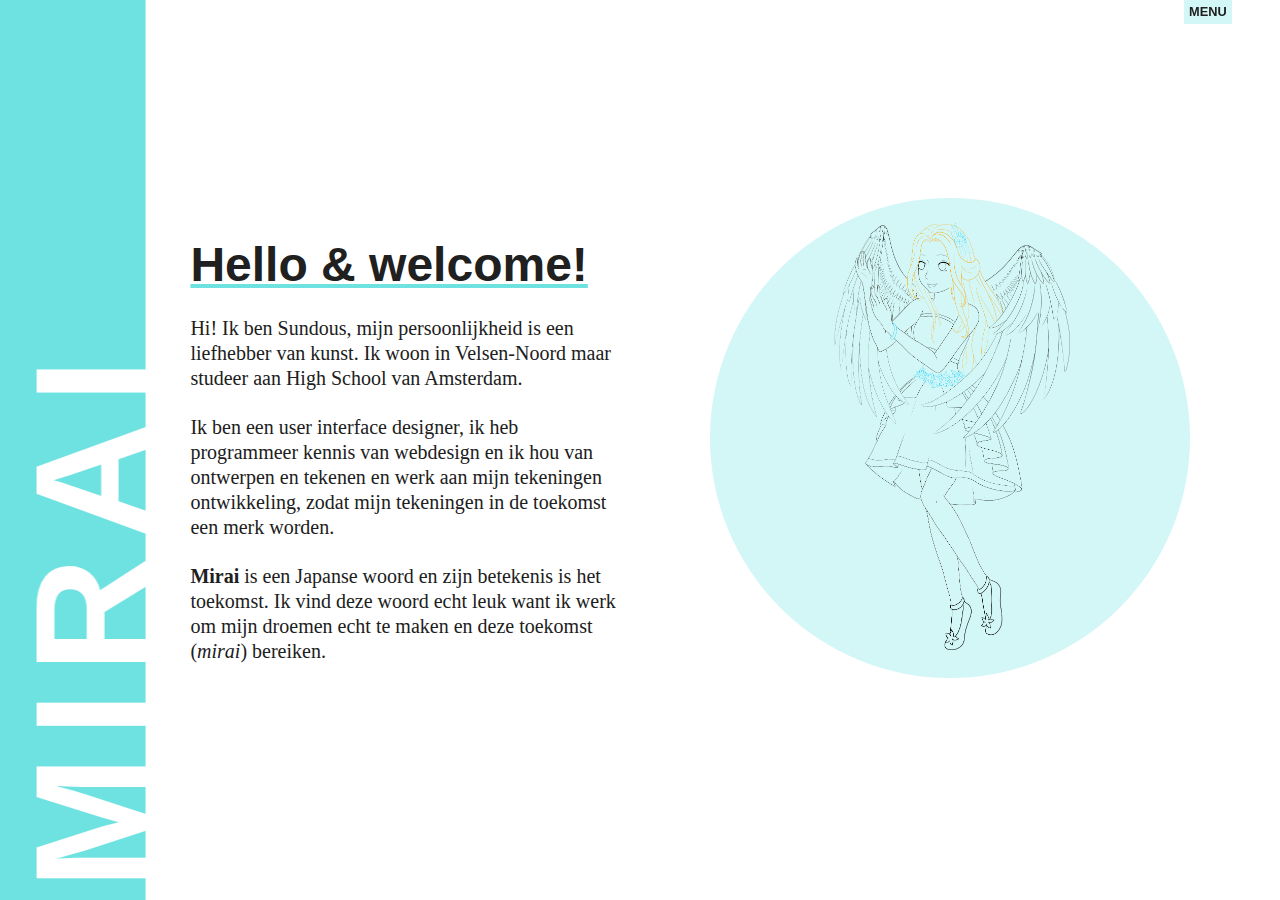
<file: index.html>
<!DOCTYPE html>
<html lang="nl-NL">

<head>
    <meta charset="UTF-8">
    <meta name="viewport" content="width=device-width, initial-scale=1.0">
    <title>Sundous Kanaan</title>
    <link rel="icon" href="img/cmd_icon_girl.png">
    <link rel="stylesheet" href="css/styles.css">
</head>

<body class="home">
    <header>
        <h1 lang="ja-JP ">MIRAI</h1>

        <nav>
            <button>MENU</button>
            <ul lang="en-US">
                <li>
                    <a href="about.html">ABOUT</a>
                </li>
                <li>
                    <a href="works.html">WORKS</a>
                </li>
                <li>
                    <a href="index.html">HOME</a>
                </li>
            </ul>
        </nav>

        <!-- mode checkbox -->
        <!-- <label>
            <input type="checkbox" id="colorsmode">
            <span></span>
        </label> -->

        <button id="mode">Dark</button>

        <div class="circles">
            <span class="circle1"></span>
            <span class="circle2"></span>
            <span class="circle3">
                <img src="img/oc.png" alt="Orginal flying girl charachter drawing">
            </span>
            <span class="circle4"></span>
        </div>
    </header>

    <main>
        <section>
            <h2 lang="en-US">Hello & welcome!</h2>
            <p> Hi! Ik ben Sundous, mijn persoonlijkheid is een liefhebber van kunst.
                Ik woon in Velsen-Noord maar studeer aan High School van Amsterdam.
            </p>
            <p> Ik ben een user interface designer,
                ik heb programmeer kennis van webdesign
                en ik hou van ontwerpen en tekenen en werk aan mijn tekeningen ontwikkeling,
                zodat mijn tekeningen in de toekomst een merk worden.
            </p>
            <p> <strong lang="ja-JP ">Mirai</strong> is een Japanse woord en zijn betekenis is het toekomst.
                Ik vind deze woord echt leuk want ik werk om mijn droemen echt te maken en deze toekomst
                (<em>mirai</em>) bereiken.
            </p>
        </section>
    </main>


    <script src="js/script.js"></script>
</body>

</html>
</file>
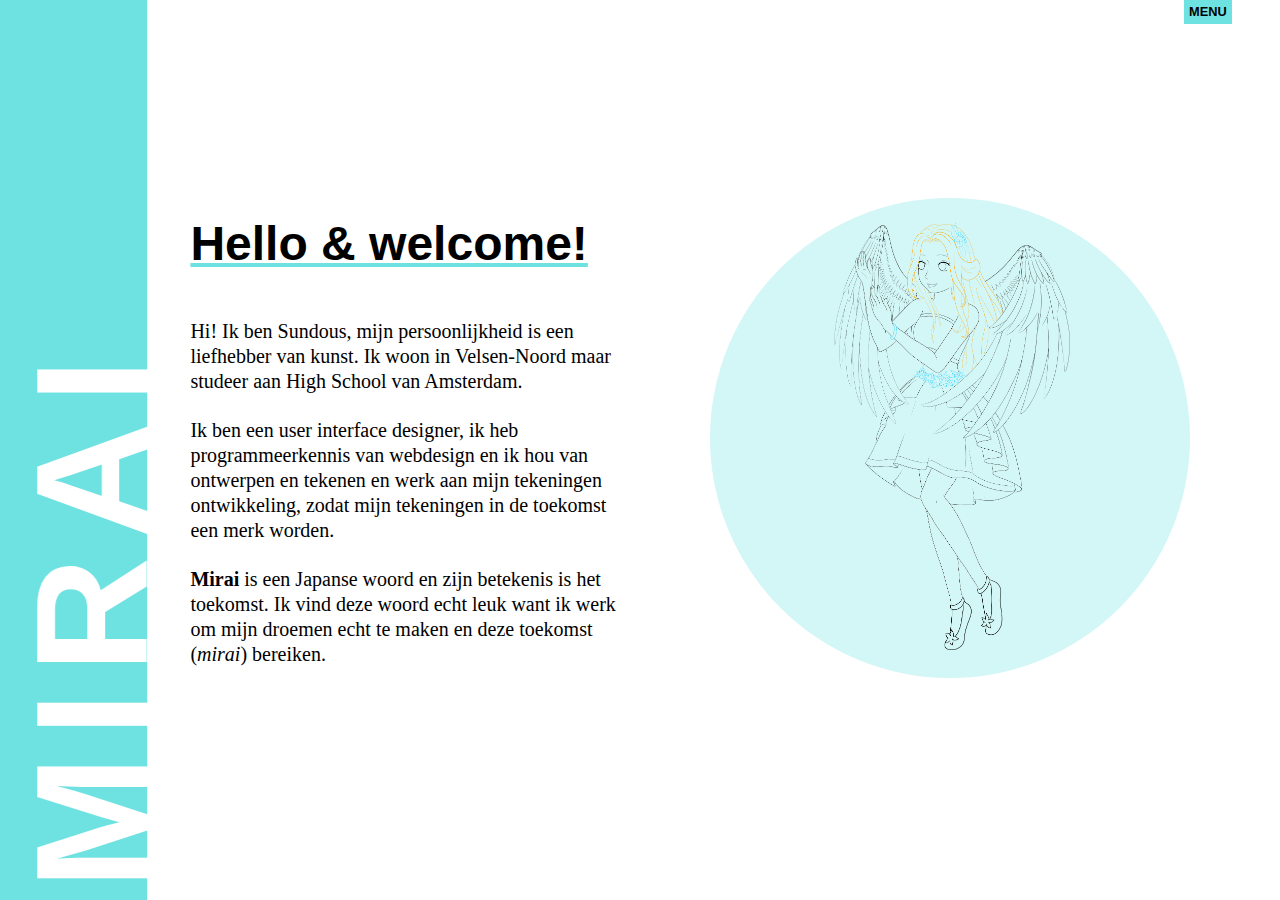
<file: Portofolio/index.html>
<!DOCTYPE html>
<html lang="nl-NL">

<head>
    <meta charset="UTF-8">
    <meta name="viewport" content="width=device-width, initial-scale=1.0">
    <title>Sundous Kanaan</title>
    <link rel="icon" href="img/cmd_icon_girl.png">
    <link rel="stylesheet" href="css/styles.css">
</head>

<body class="home">

    <div class="circles">
        <span class="circle1"></span>
        <span class="circle2"></span>
        <span class="circle3">
            <img src="img/oc.png" alt="Orginal flying girl charachter drawing">
        </span>
        <span class="circle4"></span>
    </div>

    <header>
        <h1 lang="ja-JP ">MIRAI</h1>
        <nav>
            <button>MENU</button>
            <ul lang="en-US">
                <li>
                    <a href="about.html">ABOUT</a>
                </li>
                <li>
                    <a href="works.html">WORKS</a>
                </li>
                <li>
                    <a href="index.html">HOME</a>
                </li>
            </ul>
        </nav>
    </header>

    <main>
        <section>
            <h2 lang="en-US">Hello & welcome!</h2>
            <p> Hi! Ik ben Sundous, mijn persoonlijkheid is een liefhebber van kunst.
                Ik woon in Velsen-Noord maar studeer aan High School van Amsterdam.
            </p>
            <p> Ik ben een user interface designer,
                ik heb programmeerkennis van webdesign
                en ik hou van ontwerpen en tekenen en werk aan mijn tekeningen ontwikkeling,
                zodat mijn tekeningen in de toekomst een merk worden.
            </p>
            <p> <strong lang="ja-JP ">Mirai</strong> is een Japanse woord en zijn betekenis is het toekomst.
                Ik vind deze woord echt leuk want ik werk om mijn droemen echt te maken en deze toekomst
                (<em>mirai</em>) bereiken.
            </p>


        </section>
    </main>


    <script src="js/script.js"></script>
</body>

</html>
</file>
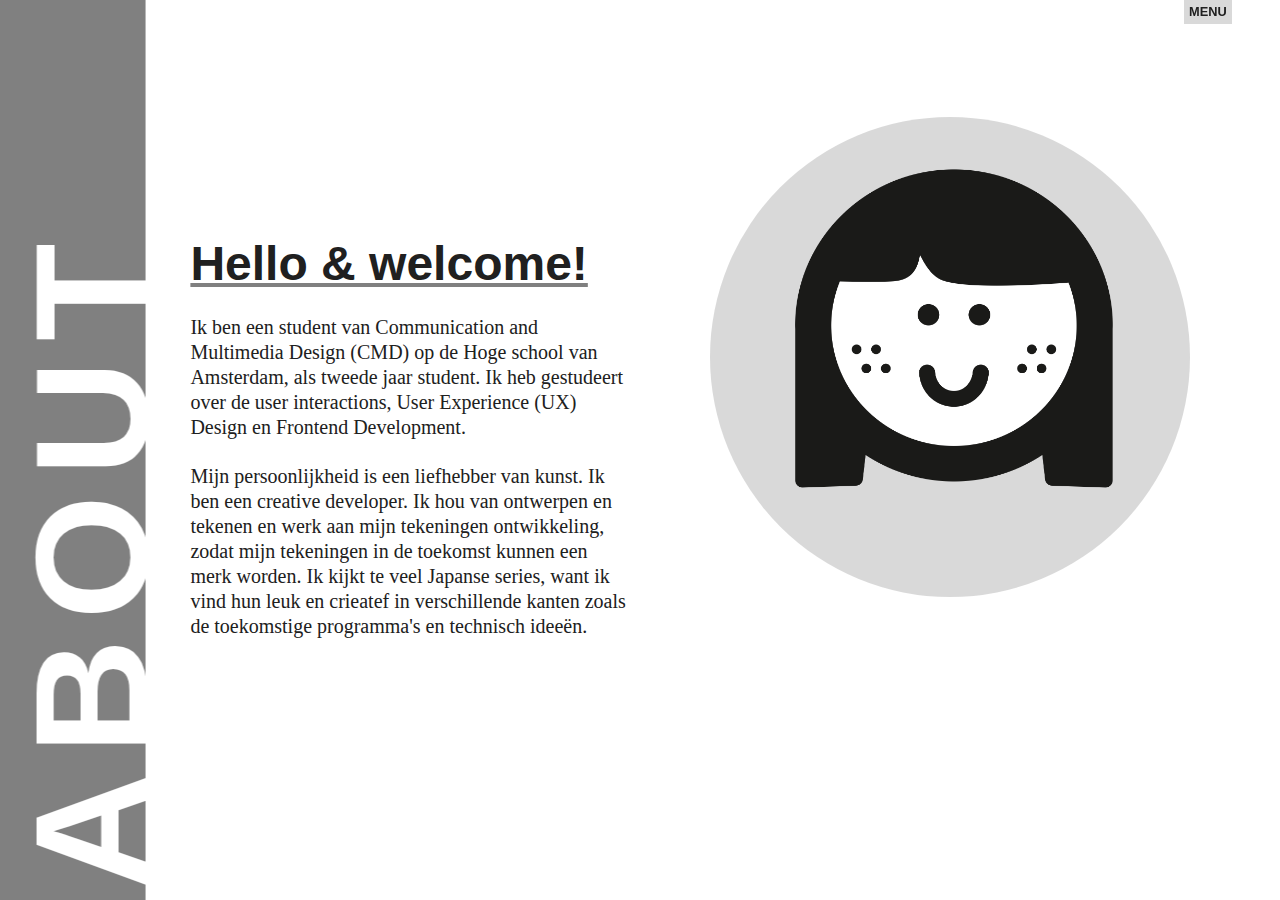
<file: about.html>
<!DOCTYPE html>
<html lang="nl-NL">

<head>
    <meta charset="UTF-8">
    <meta name="viewport" content="width=device-width, initial-scale=1.0">
    <title>Sundous Kanaan</title>
    <link rel="icon" href="img/cmd_icon_girl.png">
    <link rel="stylesheet" href="css/styles.css">
    <link rel="stylesheet" href="css/about.css">
</head>

<body class="about">
    <header>
        <h1>ABOUT</h1>
        <nav>
            <button>MENU</button>
            <ul lang="en-US">
                <li>
                    <a href="about.html">ABOUT</a>
                </li>
                <li>
                    <a href="works.html">WORKS</a>
                </li>
                <li>
                    <a href="index.html">HOME</a>
                </li>
            </ul>
        </nav>

        <!-- mode checkbox -->
        <label>
            <input type="checkbox" id="colorsmode">
            <span></span>
        </label>

        <div class="aboutcircles">
            <span class="circle1"></span>
            <span class="circle2"></span>
            <span class="circle3">
                <img src="img/cmd_icon_girl.png" alt="cmd icon girl">
            </span>
            <span class="circle4"></span>
        </div>
    </header>

    <main>
        <section>
            <h2 lang="en-US">Hello & welcome!</h2>
            <p> Ik ben een student van Communication and Multimedia Design (CMD) op de Hoge school van Amsterdam, 
                als tweede jaar student. Ik heb gestudeert over de user interactions, User Experience (UX) Design en Frontend Development.
            </p>
            <p> Mijn persoonlijkheid is een liefhebber van kunst. Ik ben een creative developer. 
                Ik hou van ontwerpen en tekenen en werk aan mijn tekeningen ontwikkeling, zodat mijn tekeningen in de toekomst kunnen een merk worden.  
                Ik kijkt te veel Japanse series, want ik vind hun leuk en crieatef in verschillende kanten zoals de toekomstige programma's en technisch ideeën.
            </p>
        </section>
    </main>

    <script src="js/script.js"></script>
</body>

</html>
</file>
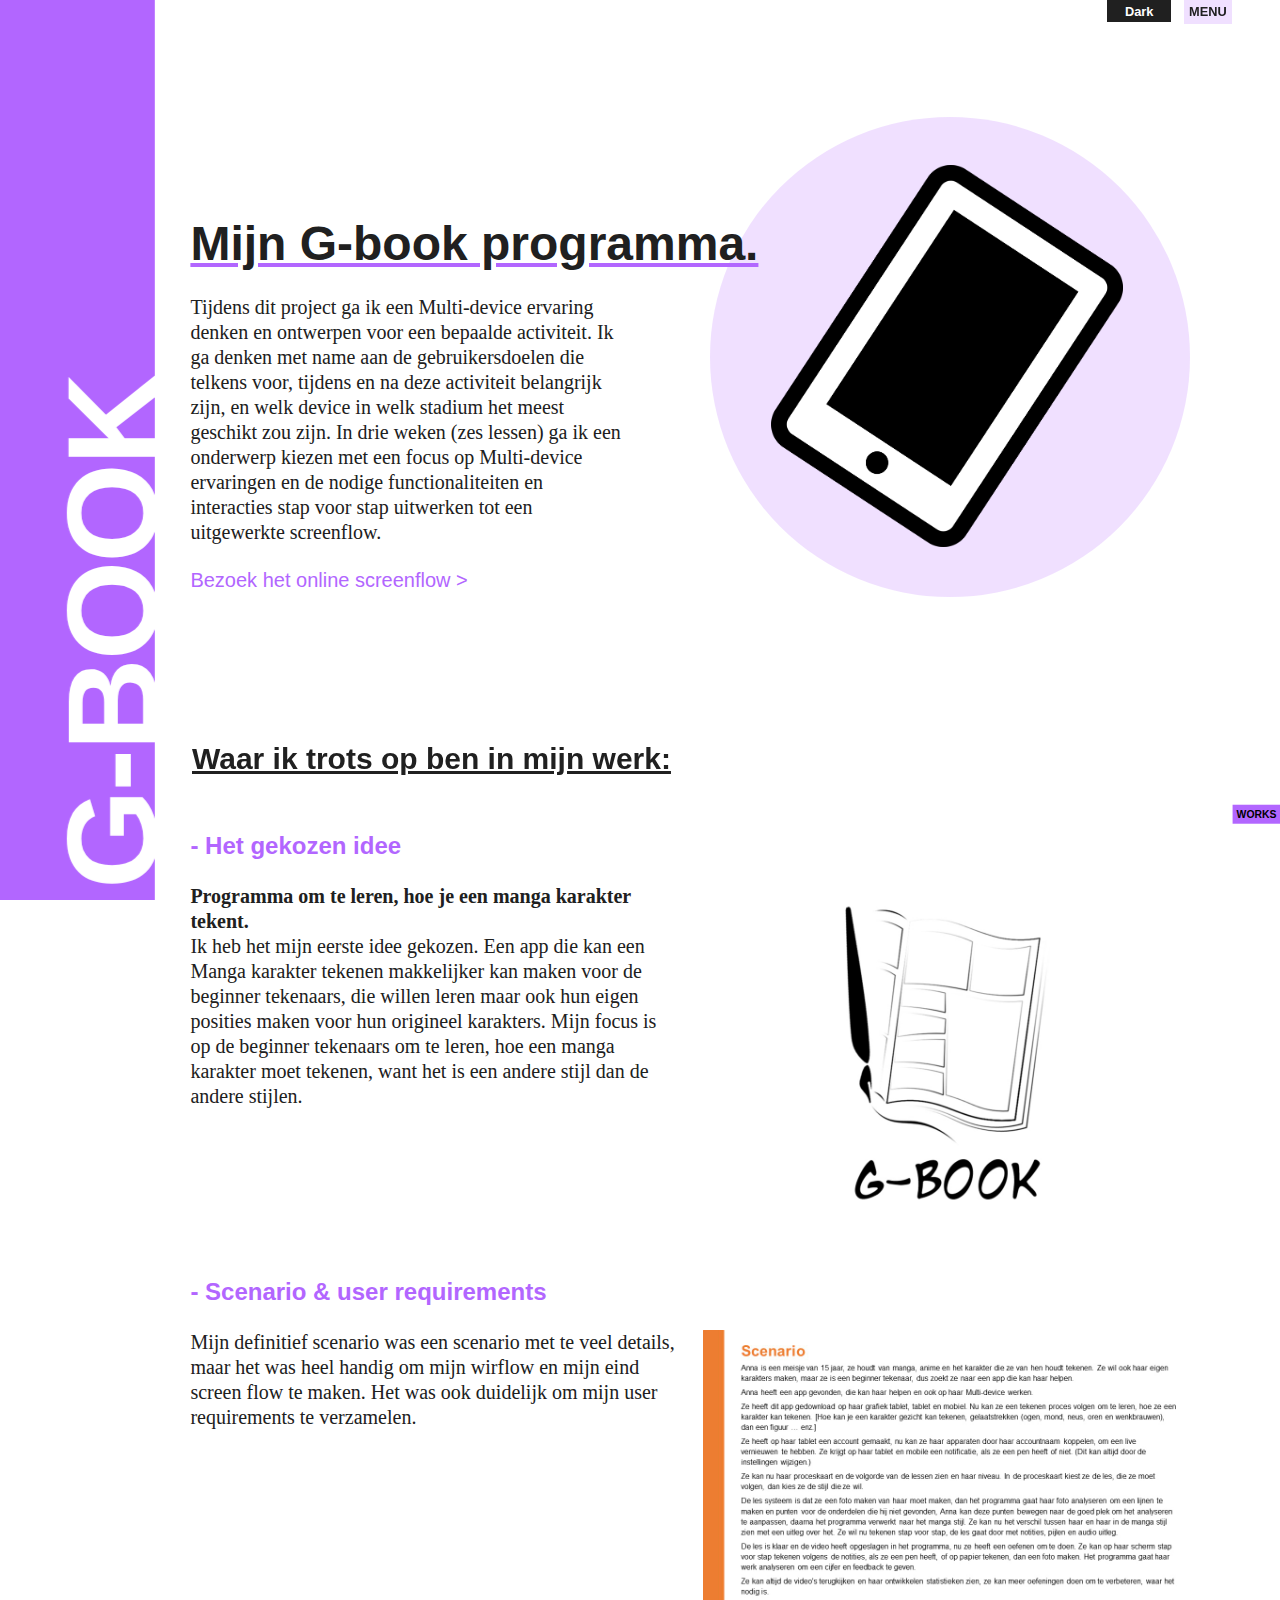
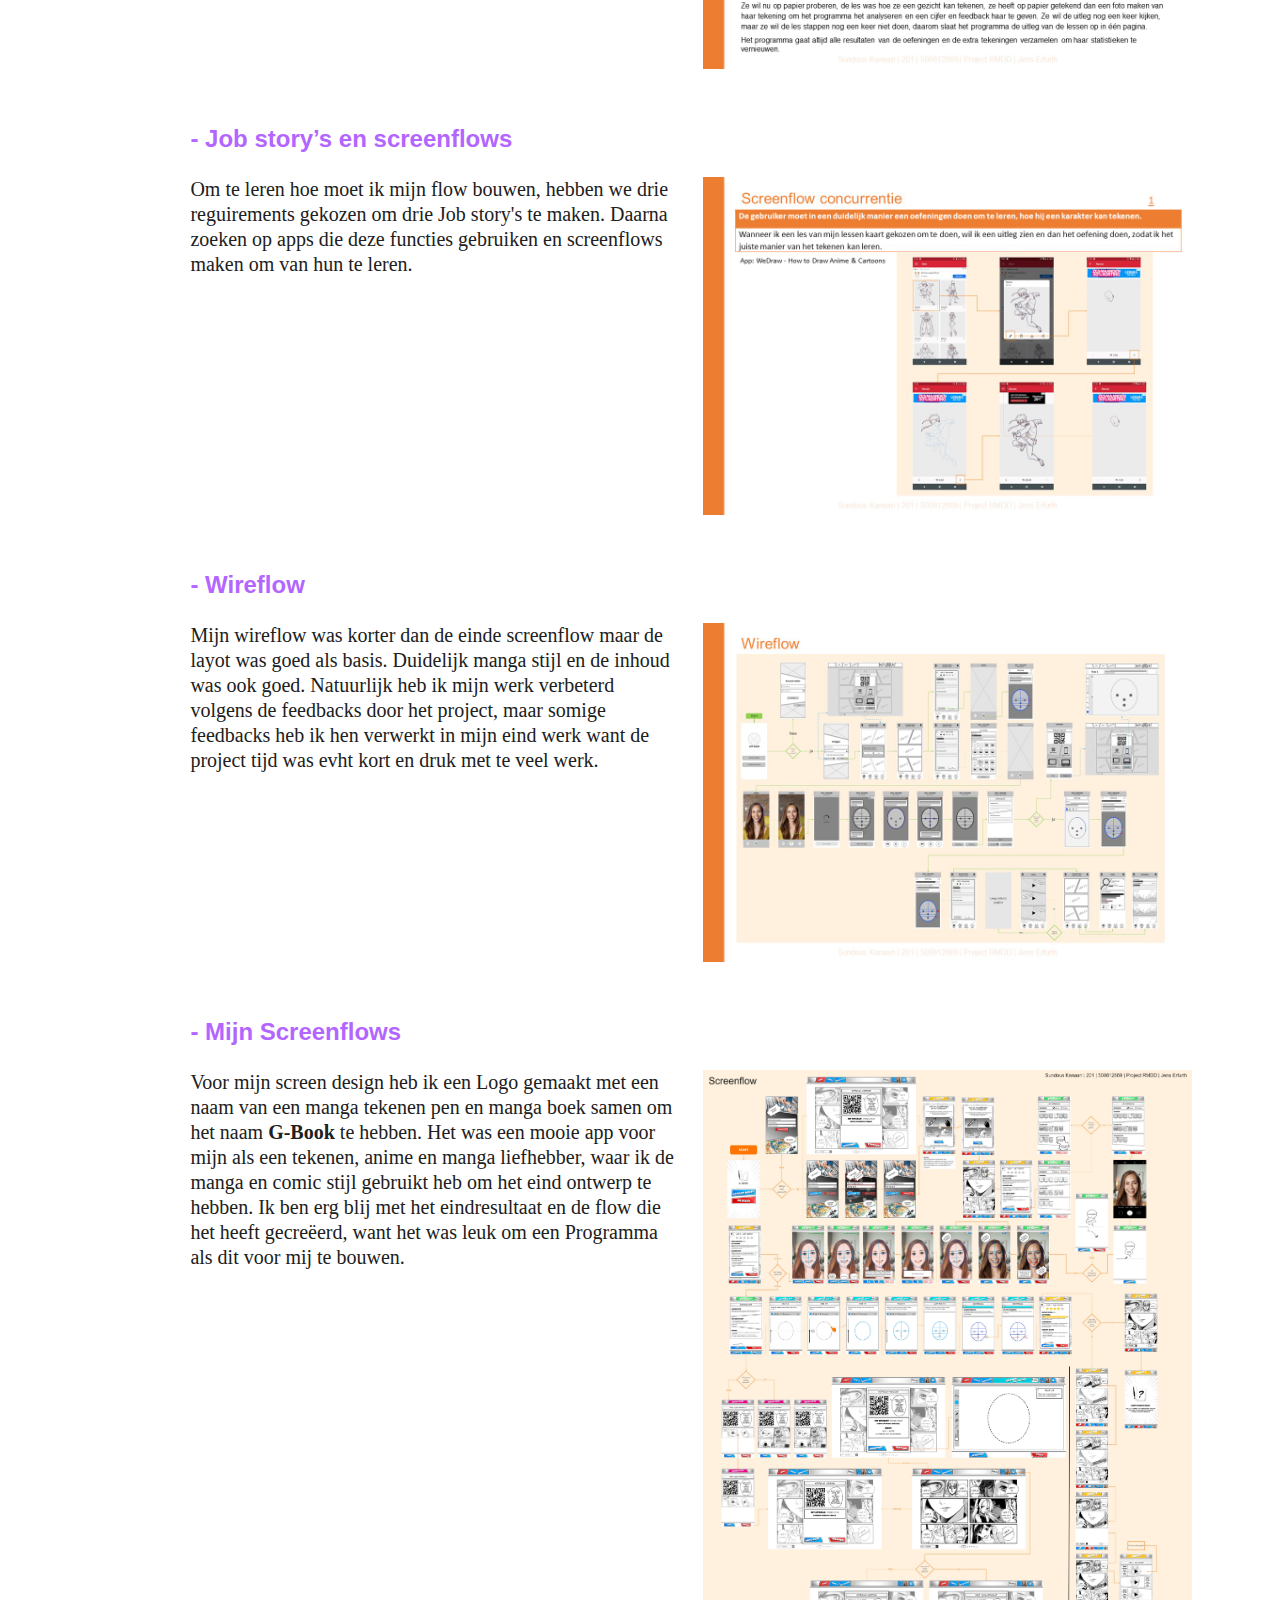
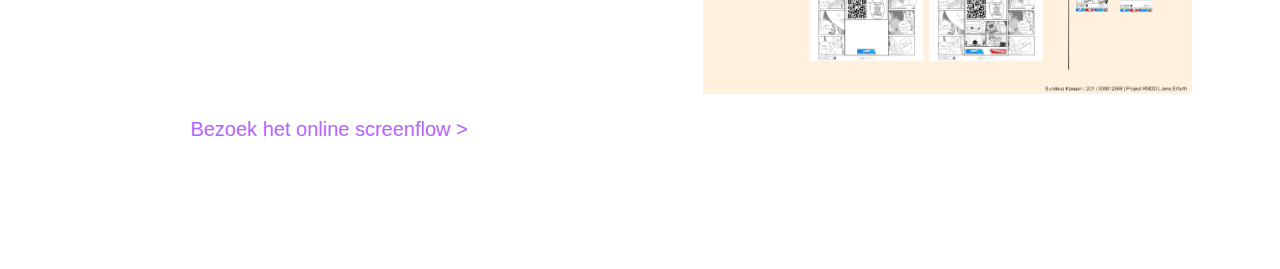
<file: gbook.html>
<!DOCTYPE html>
<html lang="nl-NL">

<head>
    <meta charset="UTF-8">
    <meta name="viewport" content="width=device-width, initial-scale=1.0">
    <title>Sundous Kanaan</title>
    <link rel="icon" href="img/cmd_icon_girl.png">
    <link rel="stylesheet" href="css/styles.css">
    <link rel="stylesheet" href="css/kunstsite.css">
    <link rel="stylesheet" href="css/gbook.css">
</head>

<body class="gbook">
    <header>
        <h1><span>G-BOOK</span></h1>
        <nav>
            <button>MENU</button>
            <ul lang="en-US">
                <li>
                    <a href="about.html">ABOUT</a>
                </li>
                <li>
                    <a href="works.html">WORKS</a>
                </li>
                <li>
                    <a href="index.html">HOME</a>
                </li>
            </ul>
        </nav>

        <!-- mode knop -->
        <button id="modeknop">Dark</button>

        <span class="gbookcircle">
            <img src="img/cmdsmartphone.png" alt="smartphone icon">
        </span>
    </header>

    <main>
        <!-- section 1 -->
        <section>
            <h2>Mijn G-book programma.</h2>
            <p> Tijdens dit project ga ik een Multi-device ervaring denken en ontwerpen voor een bepaalde activiteit. 
                Ik ga denken met name aan de gebruikersdoelen die telkens voor, tijdens en na deze activiteit belangrijk zijn, 
                en welk device in welk stadium het meest geschikt zou zijn.
                In drie weken (zes lessen) ga ik een onderwerp kiezen met een focus op Multi-device ervaringen en de nodige 
                functionaliteiten en interacties stap voor stap uitwerken tot een uitgewerkte screenflow. 
                
            </p>
            <nav>
                <a href="https://miro.com/app/board/uXjVOT0ccLU=/?invite_link_id=762314940213" target="_blank">
                    Bezoek het online screenflow >
                </a>
            </nav>
        </section>

        <h3>Waar ik trots op ben in mijn werk:</h3>

        <!-- section 2 -->
        <section>
            <h4>- Het gekozen idee </h4>

            <p> <strong>Programma om te leren, hoe je een manga karakter tekent.</strong>
                <br>Ik heb het mijn eerste idee gekozen. Een app die kan een Manga karakter tekenen makkelijker kan maken voor de beginner tekenaars, 
                die willen leren maar ook hun eigen posities maken voor hun origineel karakters.
                Mijn focus is op de beginner tekenaars om te leren, hoe een manga karakter moet tekenen, want het is een andere stijl dan de andere stijlen.
                
            </p>

            <div class="scrollimages">
                <img src="img/gbook/logo.JPG" alt="Mijn programma Logo">
                <img src="img/gbook/gbook-storyboard.JPG" alt="Kort storyboard van mijn programma">
            </div>
        </section>

        <!-- section 3 -->
        <section>

            <h4>- Scenario & user requirements </h4>

            <p>Mijn definitief scenario was een scenario met te veel details, 
                maar het was heel handig om mijn wirflow en mijn eind screen flow te maken. 
                Het was ook duidelijk om mijn user requirements te verzamelen.
            </p>

            <div class="scrollimages">
                <img src="img/gbook/gbook-scenario.JPG" alt="Mijn programma scenario">
                <img src="img/gbook/gbook-user-requirements.JPG" alt="Mijn programma user requirements">
            </div>
        </section>

        <!-- section 4 -->
        <section>

            <h4>- Job story’s en screenflows </h4>

            <p>Om te leren hoe moet ik mijn flow bouwen, hebben we drie reguirements gekozen om drie Job story's te maken. 
                Daarna zoeken op apps die deze functies gebruiken en screenflows maken om van hun te leren.
            </p>

            <div class="scrollimages">
                <img src="img/gbook/gbook-jobstory1.JPG" alt="Jobstory 1 met zijn screenflow">
                <img src="img/gbook/gbook-jobstory2.JPG" alt="Jobstory 2 met zijn screenflow">
                <img src="img/gbook/gbook-jobstory3.JPG" alt="Jobstory 3 met zijn screenflow">
            </div>
        </section>

        <!-- section 5 -->
        <section>

            <h4>- Wireflow </h4>

            <img src="img/gbook/gbook-wireflow.JPG" alt="Screenshot van mijn tools pagina van mijn kunstsite">

            <p>Mijn wireflow was korter dan de einde screenflow maar de layot was goed als basis. Duidelijk manga stijl en de inhoud was ook goed. 
                Natuurlijk heb ik mijn werk verbeterd volgens de feedbacks door het project, 
                maar somige feedbacks heb ik hen verwerkt in mijn eind werk want de project tijd was evht kort en druk met te veel werk.
            </p>
        </section>

        <!-- section 6 -->
        <section>

            <h4>- Mijn Screenflows </h4>

            <p>Voor mijn screen design heb ik een Logo gemaakt met een naam van een manga tekenen pen en manga boek samen om het naam <strong>G-Book</strong> te hebben. 
                Het was een mooie app voor mijn als een tekenen, anime en manga liefhebber, waar ik de manga en comic stijl gebruikt heb om het eind ontwerp te hebben.
                Ik ben erg blij met het eindresultaat en de flow die het heeft gecreëerd, want het was leuk om een Programma als dit voor mij te bouwen.
            </p>

            <img src="img/gbook/gbook-screenflow.jpg" alt="Mijn programma screenflow">

            <nav>
                <a href="https://miro.com/app/board/uXjVOT0ccLU=/?invite_link_id=762314940213" target="_blank">
                    Bezoek het online screenflow ></a>
            </nav>
        </section>

        <nav>
            <button>WORKS</button>
            <ul>
                <li>
                    <a href="gbook.html">G-Book</a>
                </li>
                <li>
                    <a href="kunstsite.html">Mijn kunstsite</a>
                </li>
                <li>
                    <a href="uxdesign.html" lang="en-US">UX desinger</a>
                </li>
                <li>
                    <a href="simpele_spel.html" lang="en-US">Simpele spel</a>
                </li>
                <li>
                    <a href="prototype.html" lang="en-US">Prototype</a>
                </li>
                <li>
                    <a href="websitecopy.html" lang="en-US">website copy</a>
                </li>
                <li>
                    <a href="yae.html" lang="en-US">YAE</a>
                </li>
            </ul>
        </nav>

    </main>

    <script src="js/script.js"></script>
    <script src="js/script2.js"></script>
</body>

</html>
</file>
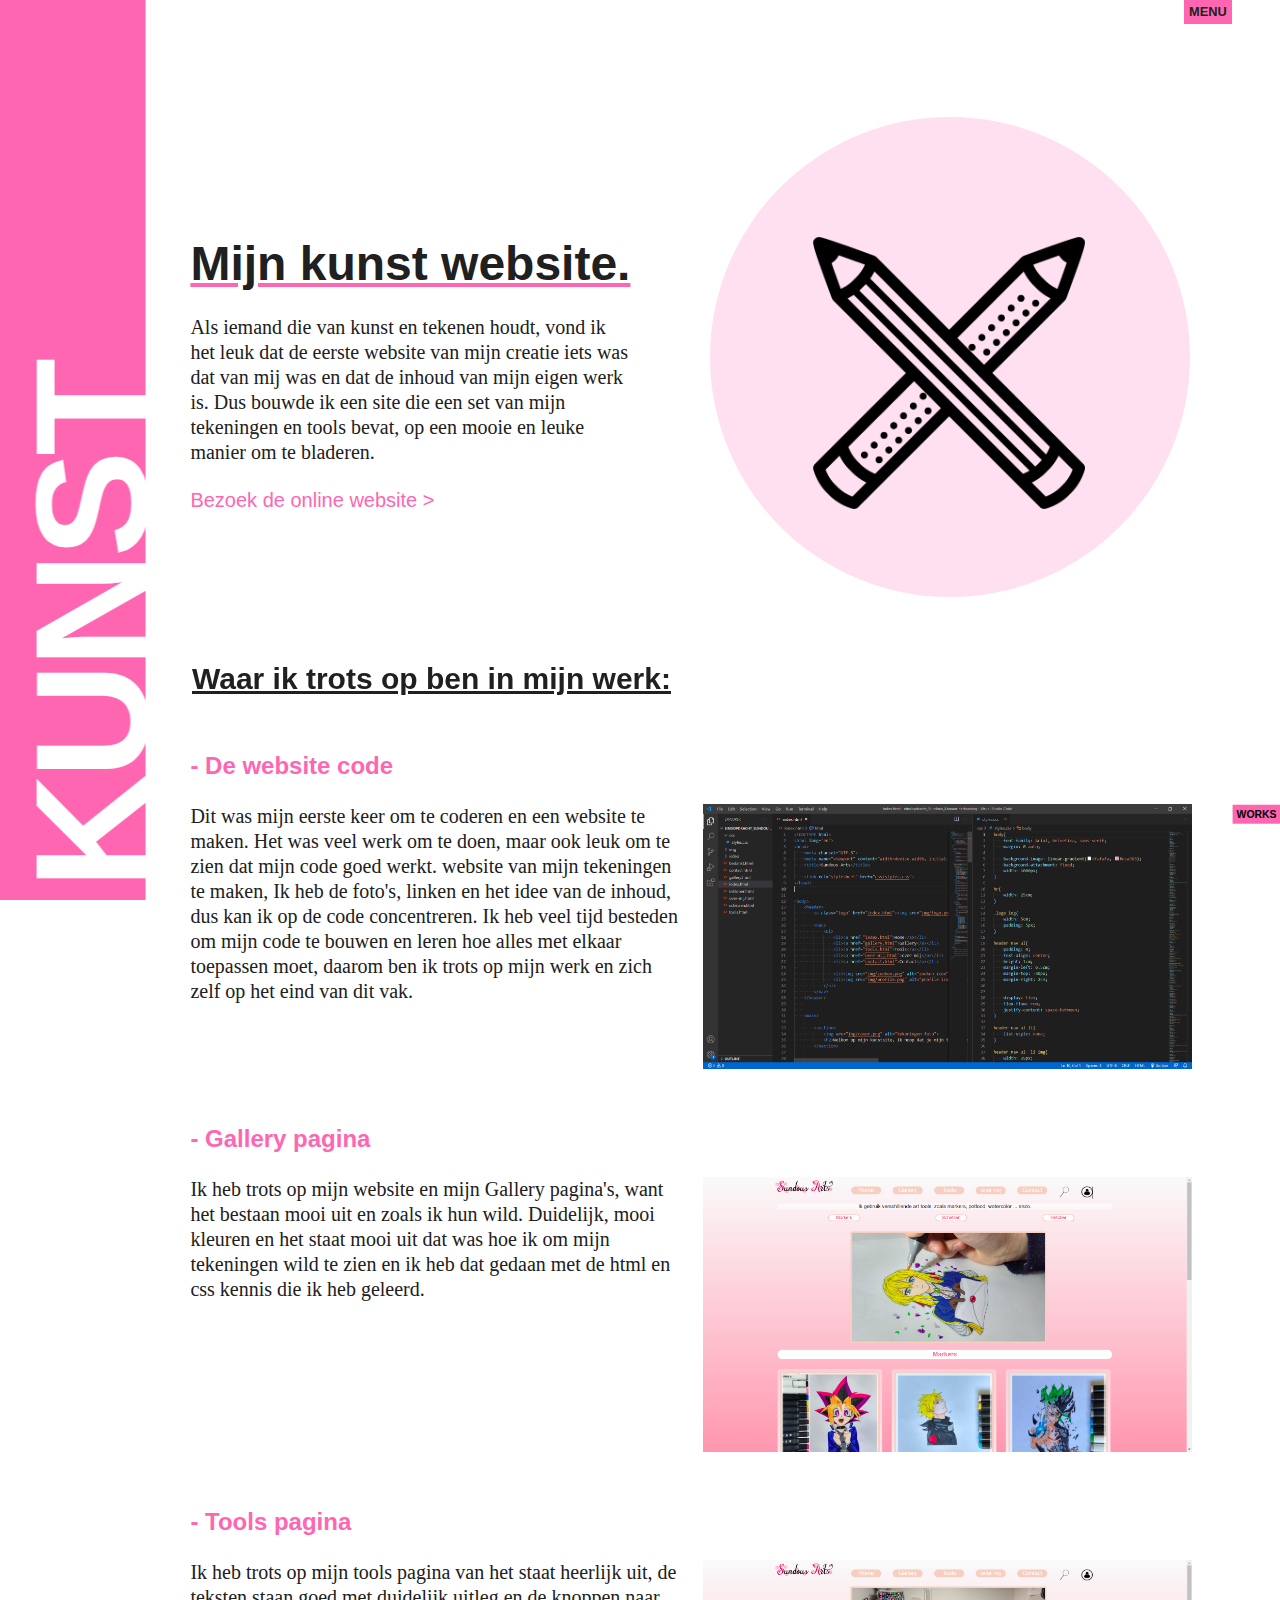
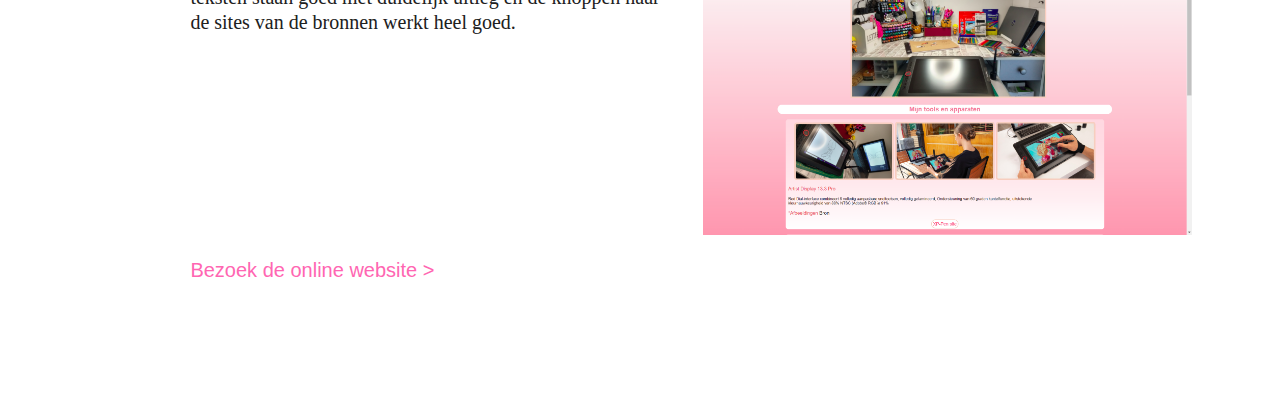
<file: kunstsite.html>
<!DOCTYPE html>
<html lang="nl-NL">

<head>
    <meta charset="UTF-8">
    <meta name="viewport" content="width=device-width, initial-scale=1.0">
    <title>Sundous Kanaan</title>
    <link rel="icon" href="img/cmd_icon_girl.png">
    <link rel="stylesheet" href="css/styles.css">
    <link rel="stylesheet" href="css/kunstsite.css">
</head>

<body class="kunstsite">
    <header>
        <h1><span>KUNST</span></h1>
        <nav>
            <button>MENU</button>
            <ul lang="en-US">
                <li>
                    <a href="about.html">ABOUT</a>
                </li>
                <li>
                    <a href="works.html">WORKS</a>
                </li>
                <li>
                    <a href="index.html">HOME</a>
                </li>
            </ul>
        </nav>

        <!-- mode checkbox -->
        <label>
            <input type="checkbox" id="colorsmode">
            <span></span>
        </label>

        <span class="kunstsitecircle">
            <img src="img/cmdpen.png" alt="Orginal girl charachter drawing">
        </span>
    </header>

    <main>
        <!-- section 1 -->
        <section>
            <h2>Mijn kunst website.</h2>
            <p> Als iemand die van kunst en tekenen houdt,
                vond ik het leuk dat de eerste website van mijn creatie iets was dat van mij was en dat de inhoud van
                mijn eigen werk is.
                Dus bouwde ik een site die een set van mijn tekeningen en tools bevat,
                op een mooie en leuke manier om te bladeren.
            </p>
            <nav>
                <a href="https://oege.ie.hva.nl/~kanaans/eindopdracht_Sundous_Kanaan-2/index.html" target="_blank">
                    Bezoek de online website >
                </a>
            </nav>
        </section>

        <h3>Waar ik trots op ben in mijn werk:</h3>

        <!-- section 2 -->
        <section>
            <h4>- De website code</h4>

            <img src="img/kunstsite/mijnkunstsite-code.PNG" alt="Screenshot van mijn kunstsite code (html & css) van mijn kunst site">

            <p>Dit was mijn eerste keer om te coderen
                en een website te maken. Het was veel
                werk om te doen, maar ook leuk om te zien
                dat mijn code goed werkt.
                website van mijn tekeningen te maken,
                Ik heb de foto's, linken en het idee van
                de inhoud, dus kan ik op de code
                concentreren. Ik heb veel tijd besteden
                om mijn code te bouwen en leren hoe
                alles met elkaar toepassen moet,
                daarom ben ik trots op mijn werk en
                zich zelf op het eind van dit vak.
            </p>
        </section>

        <!-- section 3 -->
        <section>
            <h4>- Gallery pagina</h4>

            <img src="img/kunstsite/mijnkunstsite-gallery.PNG" alt="Screenshot van mijn gallery pagina van mijn kunstsite">

            <p>Ik heb trots op mijn website en mijn
                Gallery pagina's, want
                het bestaan mooi uit en zoals ik hun
                wild. Duidelijk, mooi kleuren en het
                staat mooi uit dat was hoe ik om mijn
                tekeningen wild te zien en ik heb dat
                gedaan met de html en css kennis die ik
                heb geleerd.
            </p>
        </section>

        <!-- section 4 -->
        <section>

            <h4>- Tools pagina</h4>

            <img src="img/kunstsite/mijnkunstsite-tools.PNG" alt="Screenshot van mijn tools pagina van mijn kunstsite">

            <p>Ik heb trots op mijn tools pagina van
                het staat heerlijk uit, de teksten staan
                goed met duidelijk uitleg en de
                knoppen naar de sites van de bronnen
                werkt heel goed.
            </p>
            
            <nav>
                <a href="https://oege.ie.hva.nl/~kanaans/eindopdracht_Sundous_Kanaan-2/index.html" target="_blank">
                    Bezoek de online website ></a>
            </nav>
        </section>

        <nav>
            <button>WORKS</button>
            <ul>
                <li>
                    <a href="kunstsite.html">Mijn kunstsite</a>
                </li>
                <li>
                    <a href="uxdesign.html" lang="en-US">UX desinger</a>
                </li>
                <li>
                    <a href="simpele_spel.html" lang="en-US">Simpele spel</a>
                </li>
                <li>
                    <a href="prototype.html" lang="en-US">Prototype</a>
                </li>
                <li>
                    <a href="websitecopy.html" lang="en-US">website copy</a>
                </li>
                <li>
                    <a href="yae.html" lang="en-US">YAE</a>
                </li>
            </ul>
        </nav>

    </main>

    <script src="js/script.js"></script>
    <script src="js/script2.js"></script>
</body>

</html>
</file>
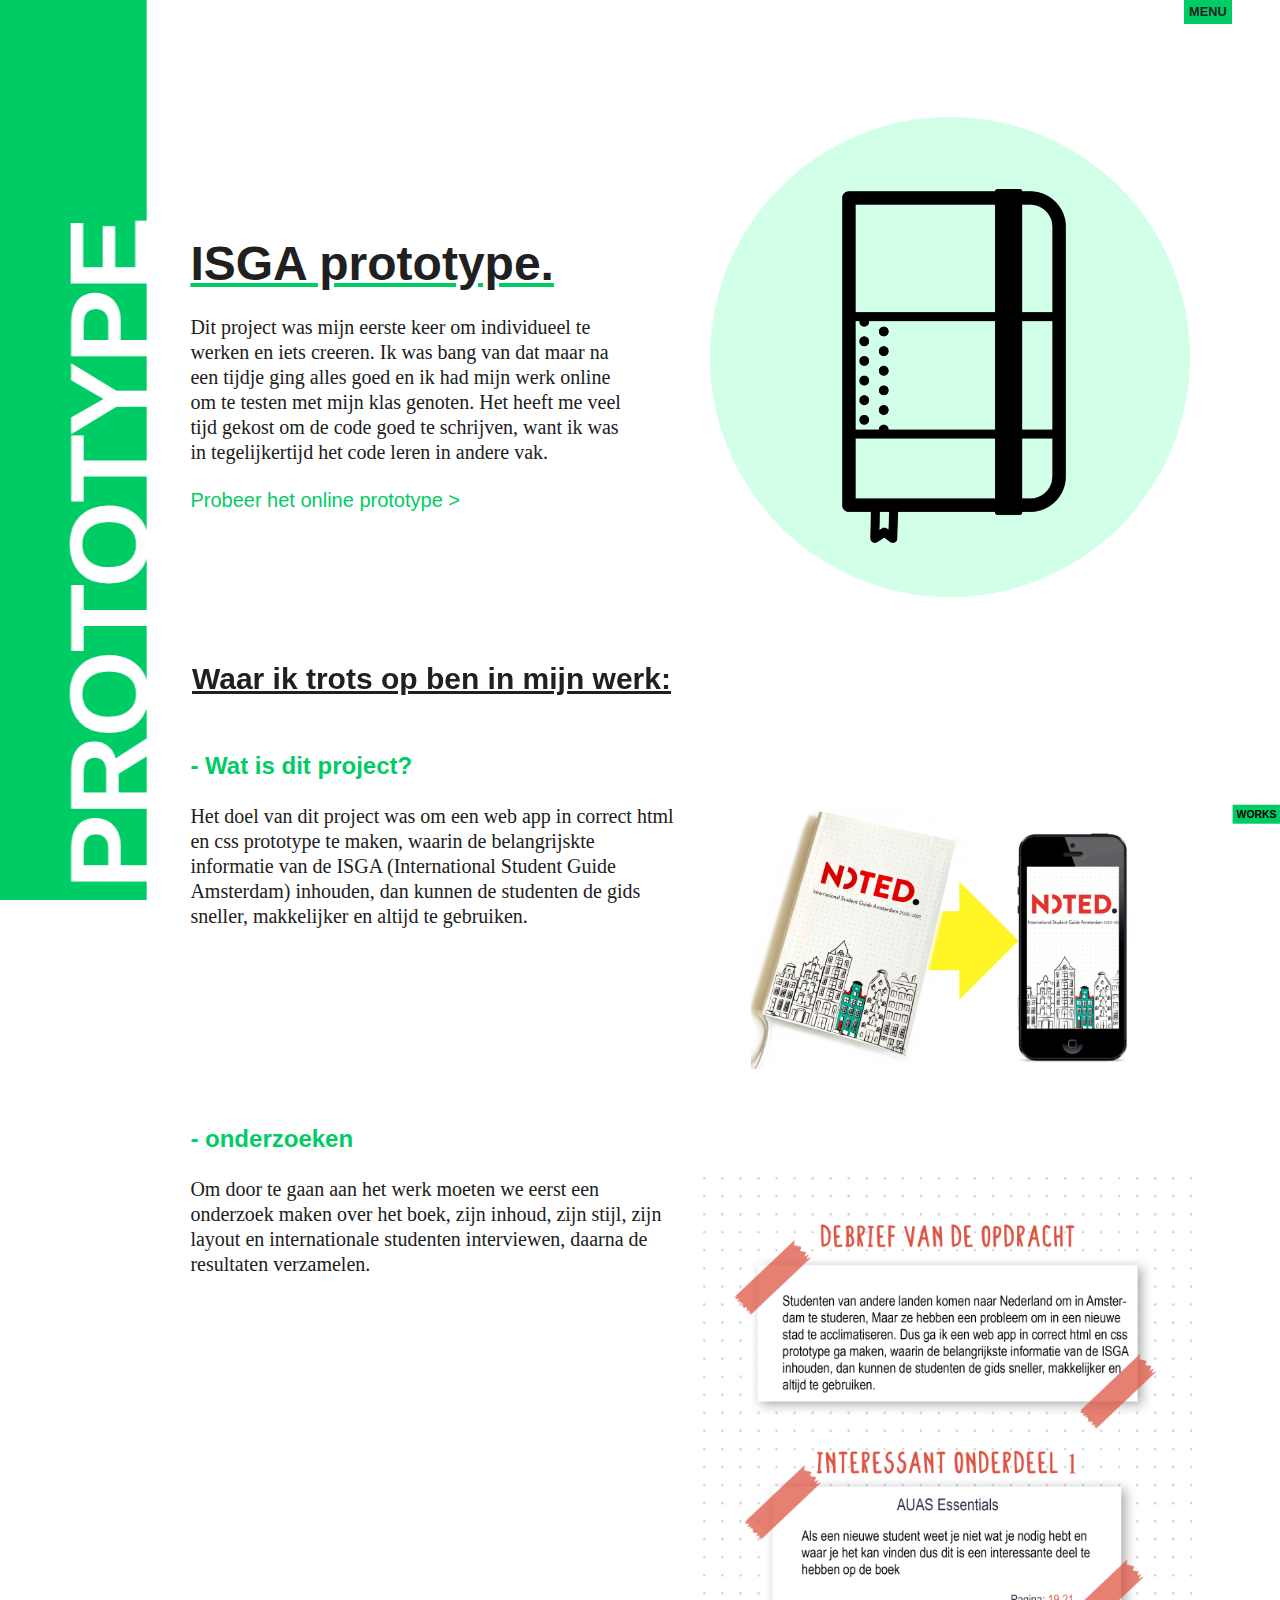
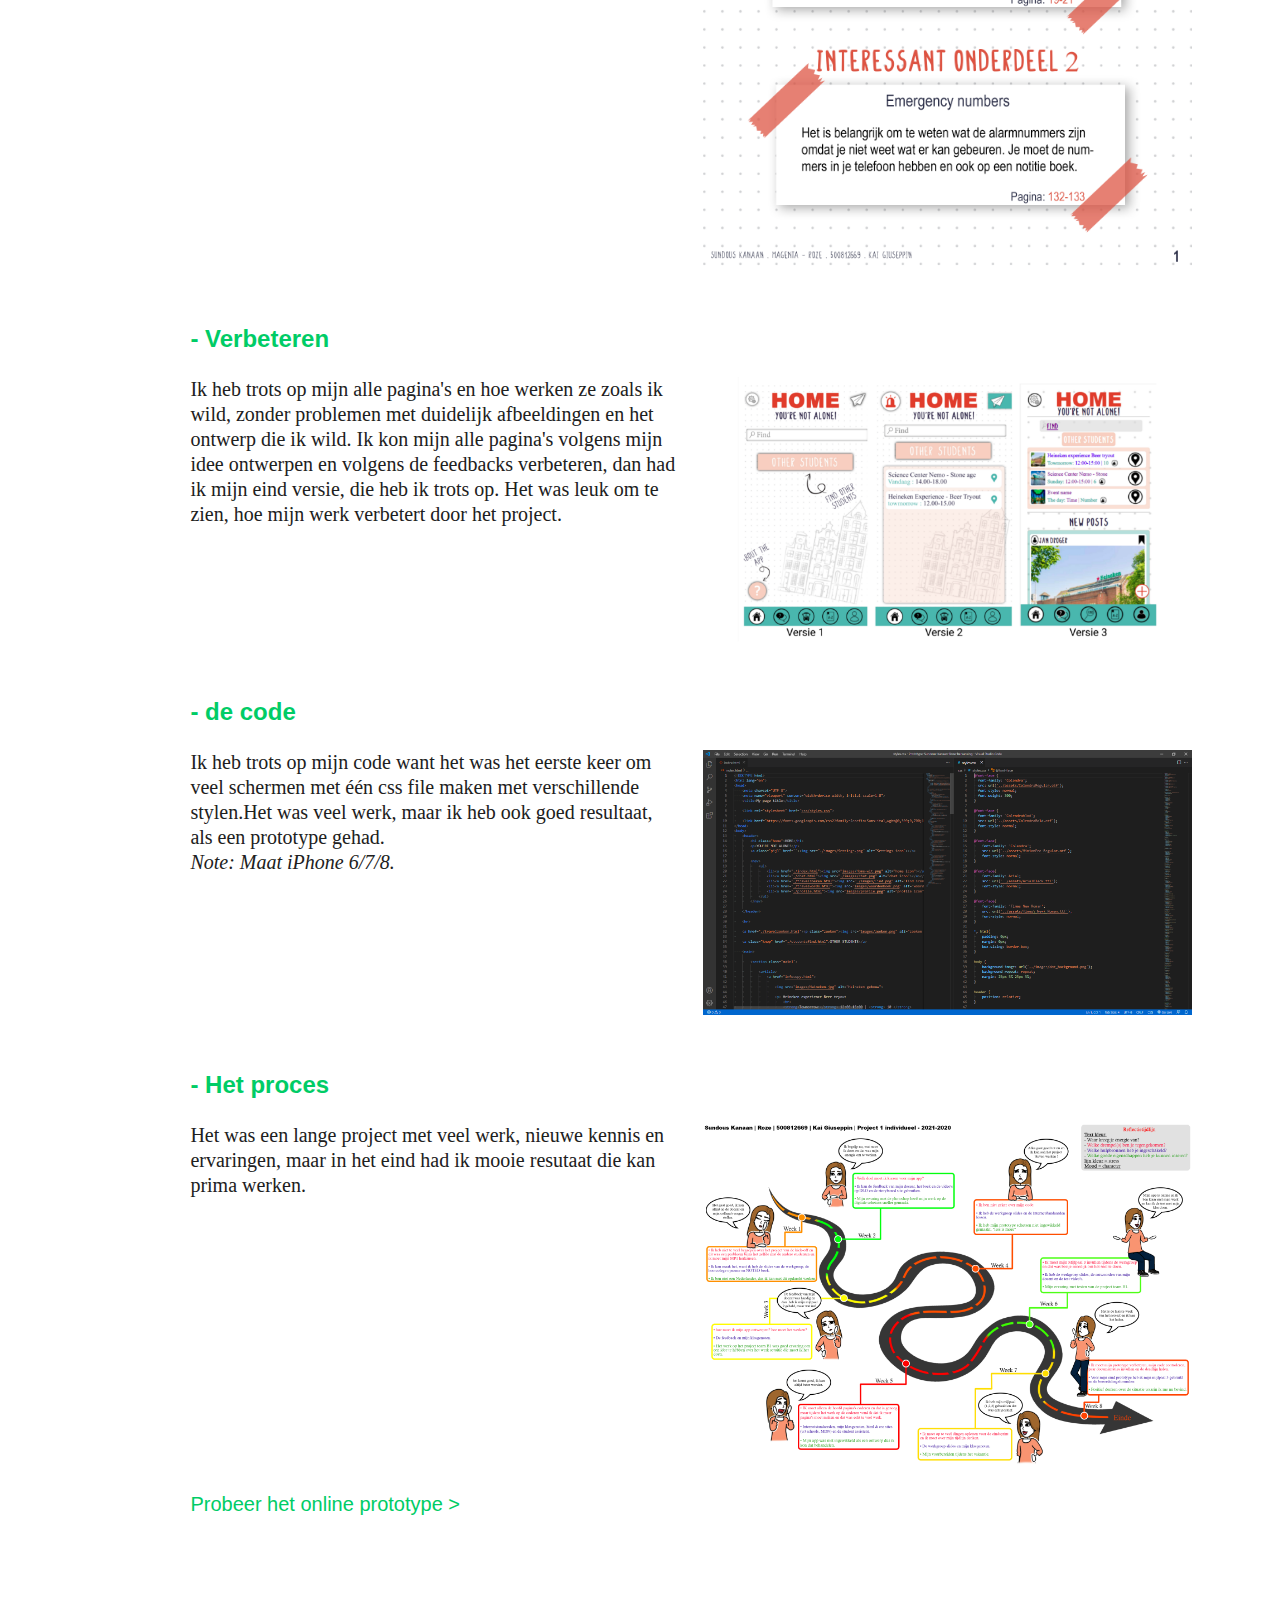
<file: prototype.html>
<!DOCTYPE html>
<html lang="nl-NL">

<head>
    <meta charset="UTF-8">
    <meta name="viewport" content="width=device-width, initial-scale=1.0">
    <title>Sundous Kanaan</title>
    <link rel="icon" href="img/cmd_icon_girl.png">
    <link rel="stylesheet" href="css/styles.css">
    <link rel="stylesheet" href="css/kunstsite.css">
    <link rel="stylesheet" href="css/prototype.css">
</head>

<body class="prototype">
    <header>
        <h1 lang="en-US">PROTOTYPE</h1>
        <nav>
            <button>MENU</button>
            <ul lang="en-US">
                <li>
                    <a href="about.html">ABOUT</a>
                </li>
                <li>
                    <a href="works.html">WORKS</a>
                </li>
                <li>
                    <a href="index.html">HOME</a>
                </li>
            </ul>
        </nav>

        <!-- mode checkbox -->
        <label>
            <input type="checkbox" id="colorsmode">
            <span></span>
        </label>

        <span class="prototypecircle">
            <img src="img/cmdboek.png" alt="CMD boek icon">
        </span>
    </header>

    <main>
        <!-- section 1 -->
        <section>
            <h2 lang="en-US">ISGA prototype.</h2>
            <p>Dit project was mijn eerste keer om individueel te werken en iets creeren.
                Ik was bang van dat maar na een tijdje ging alles goed en ik had mijn werk online om te testen met mijn
                klas genoten.
                Het heeft me veel tijd gekost om de code goed te schrijven,
                want ik was in tegelijkertijd het code leren in andere vak.
            </p>
            <nav>
                <a href="https://oege.ie.hva.nl/~kanaans/Prototype-Sundous-Kanaan-Roze-2/index.html" target="_blank">
                    Probeer het online prototype > </a>
            </nav>
        </section>

        <h3>Waar ik trots op ben in mijn werk:</h3>

        <!-- section 2 -->
        <section>
            <h4>- Wat is dit project?</h4>
            <p>Het doel van dit project was om een
                web app in correct html en css
                prototype te maken, waarin de
                belangrijskte informatie van de ISGA
                <span lang="en-US">(International Student Guide Amsterdam)</span>
                inhouden, dan kunnen de studenten de
                gids sneller, makkelijker en altijd te
                gebruiken.
            </p>

            <img src="img/prototype/prototype-project.jpg" alt="International Student Guide Amsterdam boek cover en mobiele app">
        </section>

        <!-- section 3 -->
        <section>
            <h4>- onderzoeken</h4>
            <p>
                Om door te gaan aan het werk moeten we eerst een onderzoek maken over het boek, 
                zijn inhoud, zijn stijl, zijn layout en internationale studenten interviewen, 
                daarna de resultaten verzamelen.
            </p>
            <div class="scrollimages">
                <img src="img/prototype/onderzoek1.png" alt="onderzoek resultaat 1">
                <img src="img/prototype/onderzoek2.png" alt="onderzoek resultaat 2">
                <img src="img/prototype/onderzoek3.png" alt="onderzoek resultaat 3">
                <img src="img/prototype/onderzoek4.png" alt="onderzoek resultaat 4">
                <img src="img/prototype/onderzoek5.png" alt="onderzoek resultaat 5">
            </div>
        </section>

        <!-- section 4 -->
        <section>
            <h4>- Verbeteren</h4>
            <p>Ik heb trots op mijn alle pagina's en hoe
                werken ze zoals ik wild, zonder
                problemen met duidelijk afbeeldingen
                en het ontwerp die ik wild. Ik kon mijn
                alle pagina's volgens mijn idee
                ontwerpen en volgens de feedbacks
                verbeteren, dan had ik
                mijn eind versie, die heb ik trots op. Het
                was leuk om te zien, hoe mijn werk
                verbetert door het project.
            </p>
            </div>
            <img src="img/prototype/prototype-page-versies.jpg" alt="de drie versies van mijn home pagina">
        </section>

        <!-- section 5 -->
        <section>
            <h4>- de code</h4>
            <p>Ik heb trots op mijn code want het was
                het eerste keer om veel schermen met
                één css file maken met verschillende
                stylen.Het was veel werk, maar ik heb
                ook goed resultaat, als een prototype
                gehad.
                <br><em>Note: Maat iPhone 6/7/8.</em>
            </p>

            <img src="img/prototype/prototypr-code.PNG" alt="stukje van de HTML en CSS code van het prototype">
        </section>

            <!-- section 6 -->
            <section>
                <h4>- Het proces</h4>
                <p>Het was een lange project met veel werk, nieuwe kennis en ervaringen, 
                    maar in het eind had ik mooie resutaat die kan prima werken.
                </p>

                <img src="img/prototype/reflectietijdlijn.png" alt="Een verzamelen van reflectietijdlijn">

                <nav>
                    <a href="https://oege.ie.hva.nl/~kanaans/Prototype-Sundous-Kanaan-Roze-2/index.html"
                        target="_blank">Probeer het online prototype ></a>
                </nav>
            </section>

        <nav>
            <button>WORKS</button>
            <ul>
                <li>
                    <a href="kunstsite.html">Mijn kunstsite</a>
                </li>
                <li>
                    <a href="uxdesign.html" lang="en-US">UX desinger</a>
                </li>
                <li>
                    <a href="simpele_spel.html" lang="en-US">Simpele spel</a>
                </li>
                <li>
                    <a href="prototype.html" lang="en-US">Prototype</a>
                </li>
                <li>
                    <a href="websitecopy.html" lang="en-US">website copy</a>
                </li>
                <li>
                    <a href="yae.html" lang="en-US">YAE</a>
                </li>
            </ul>
        </nav>
    </main>

    <script src="js/script.js"></script>
    <script src="js/script2.js"></script>
</body>

</html>
</file>
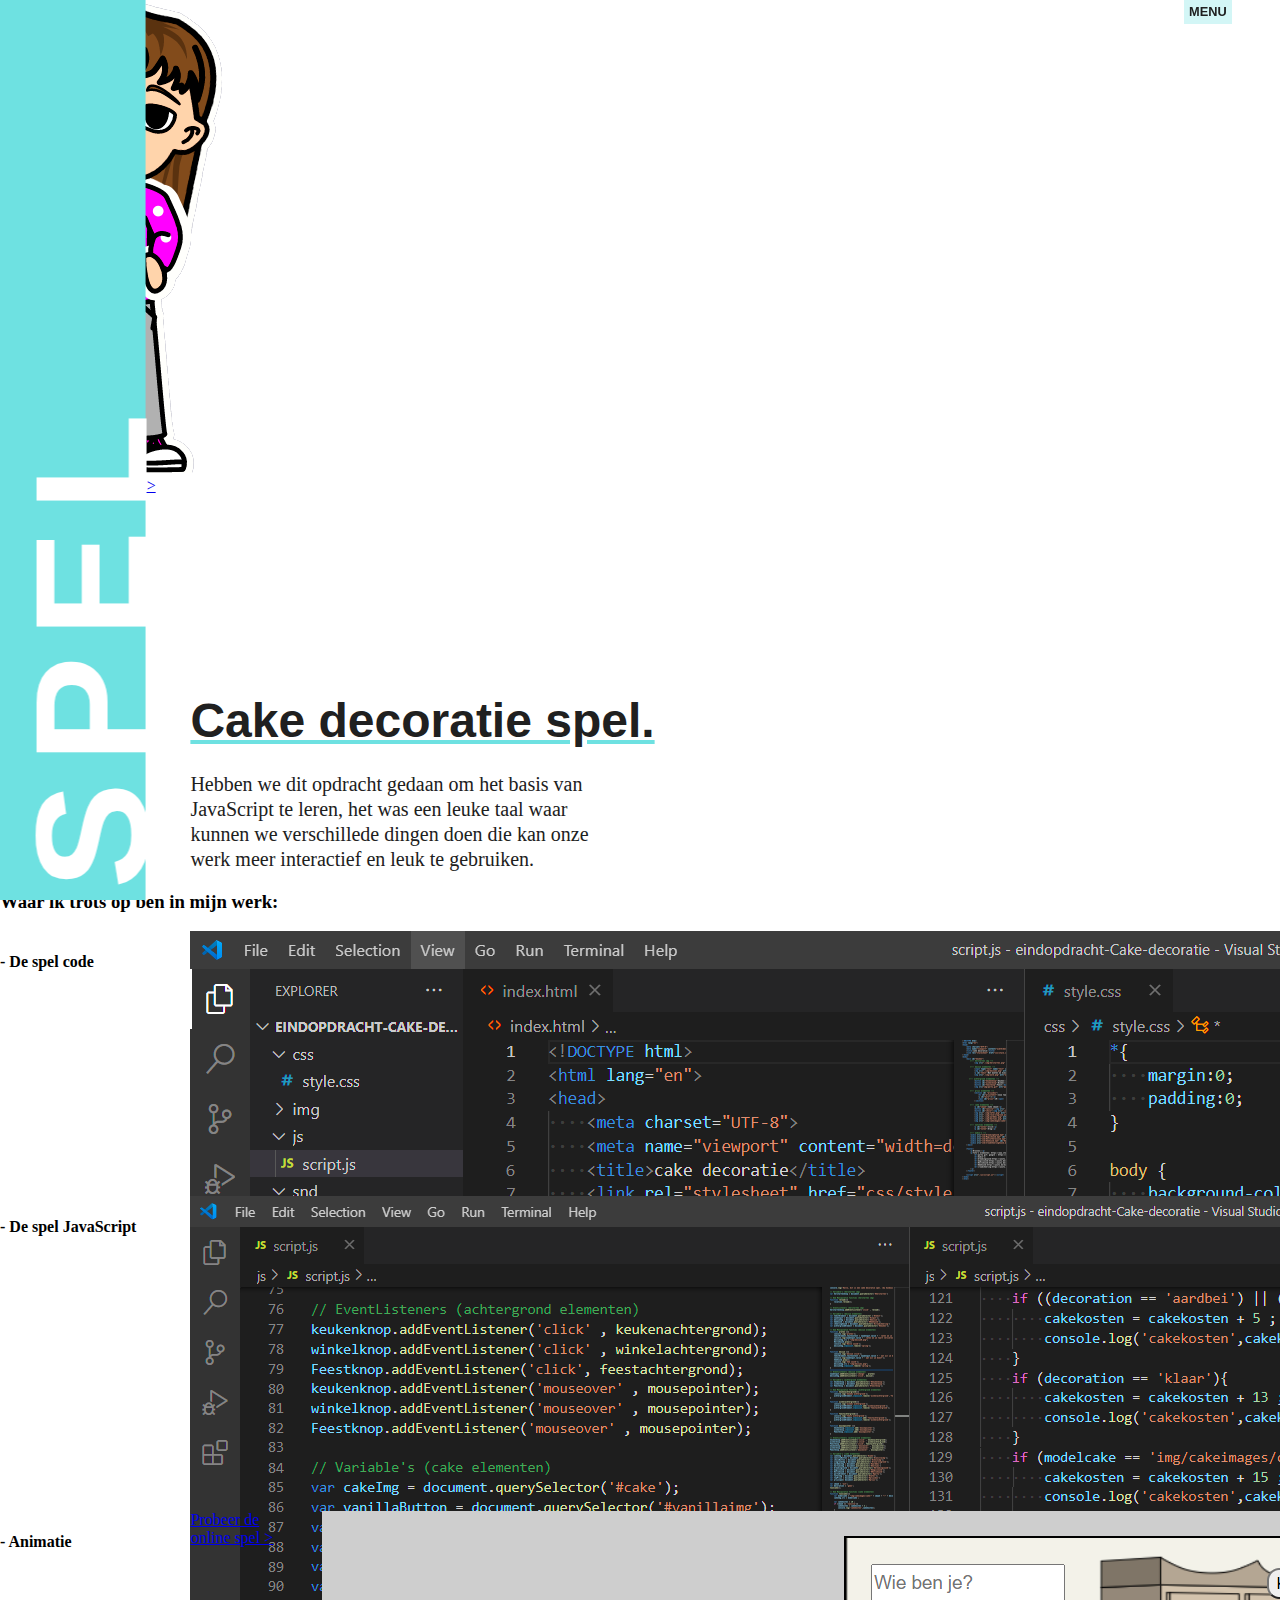
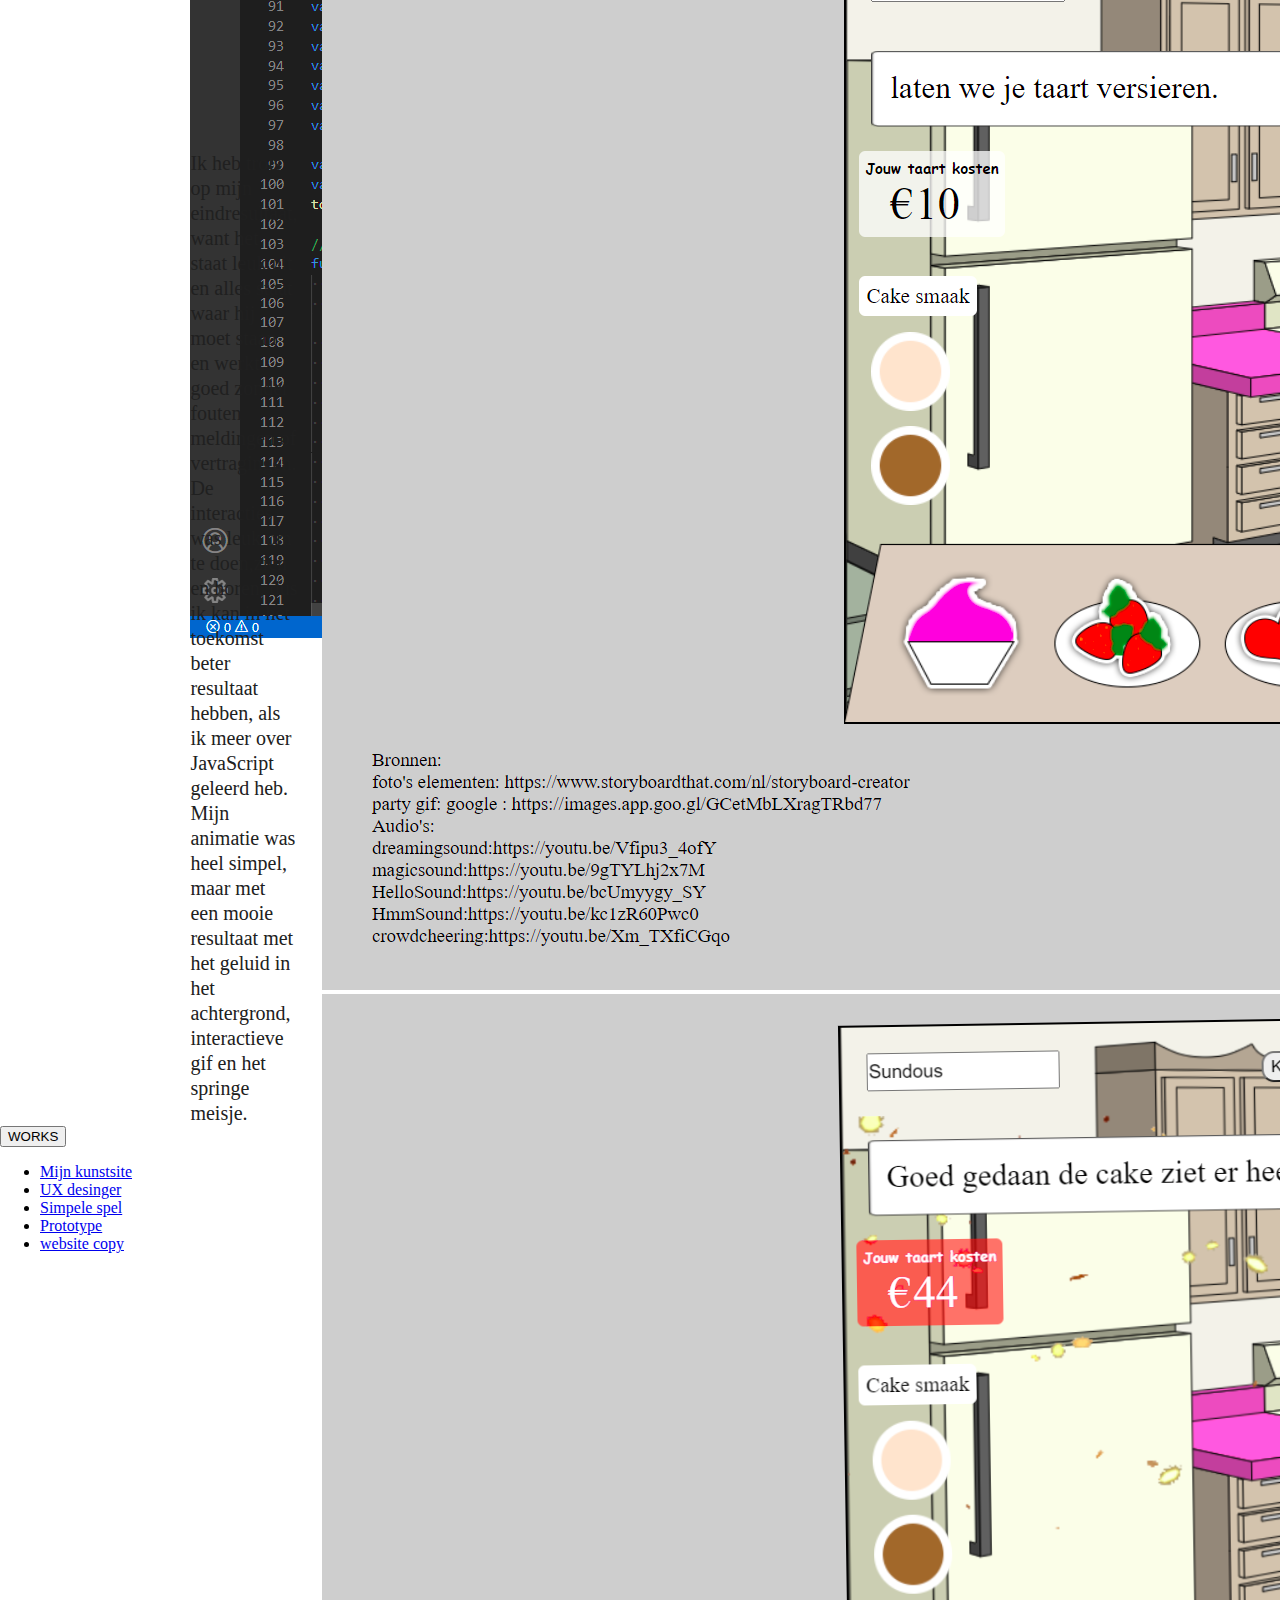
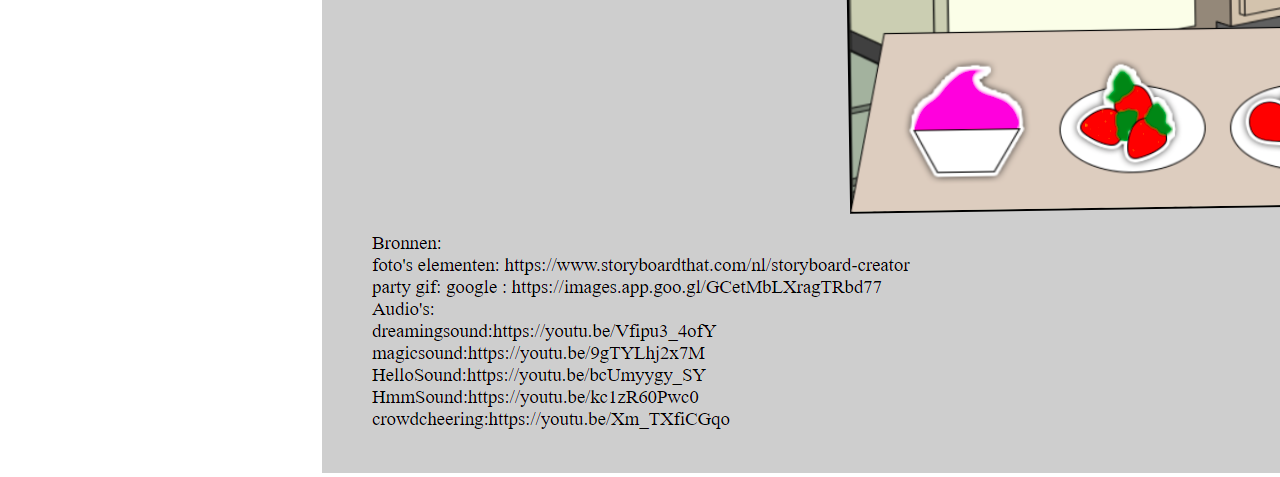
<file: simpele spel.html>
<!DOCTYPE html>
<html lang="nl-NL">

<head>
    <meta charset="UTF-8">
    <meta name="viewport" content="width=device-width, initial-scale=1.0">
    <title>Sundous Kanaan</title>
    <link rel="icon" href="img/cmd_icon_girl.png">
    <link rel="stylesheet" href="css/styles.css">
</head>

<body class="simpelespel">
    <header>
        <span class="simpelespelcircle">
            <img src="img/meisje.png" alt="getekend meisje van de spel">
        </span>

        <h1>SPEL</h1>

        <nav>
            <button>MENU</button>
            <ul lang="en-US">
                <li>
                    <a href="about.html">ABOUT</a>
                </li>
                <li>
                    <a href="works.html">WORKS</a>
                </li>
                <li>
                    <a href="index.html">HOME</a>
                </li>
            </ul>
        </nav>
    </header>

    <main>
        <!-- section 1 -->
        <section>
            <h2>Cake decoratie spel.</h2>
            <p>Hebben we dit opdracht gedaan om het basis van JavaScript te leren,
                het was een leuke taal waar kunnen we verschillede dingen doen die
                kan onze werk meer interactief en leuk te gebruiken.
            </p>
            <nav>
                <a href="https://oege.ie.hva.nl/~kanaans/eindopdracht-Cake-decoratie/" target="_blank">
                    Probeer de online spel >
                </a>
            </nav>
        </section>

        <h3>Waar ik trots op ben in mijn werk:</h3>

        <!-- section 2 -->
        <section>
            <h4>- De spel code</h4>
            <p>We hebben op het begin van het vak
                onze einddoel gekozen en dan lopen
                door het vak om onze code kennis
                bouwen en vergroten en dan in onze
                eigen opdracht toepassen.
            </p>
            <img src="img/spel-code.PNG" alt="stukje van de HTML en CSS code voor de spel">
        </section>

        <!-- section 3 -->
        <section>
            <h4>- De spel JavaScript</h4>
            <p>Ik heb trots op mijn JavaScript code, want het was mijn
                tweede ervaring om HTML en CSS code
                schrijven, maar het is mijn eerste keer
                om JavaScript code te schrijven en het
                was erg mooie ervaring voor mij.
                Ik heb trots op mijn (cake elementen)
                Stuk van mijn JavaScript code,
                want het was het
                zwaarste stuk voor mij, ik moest veel
                dingen met elkaar toepassen en over
                verschillende reacties en interaties
                denken, maar ik heb veel van het
                geleerd en het werkte in het eind zoals
                ik wild.
            </p>
            <img src="img/spel-code-javascript.PNG" alt="cake elementen (een stukje van mijn JavaScript )">
        </section>

        <!-- section 4 -->
        <section>
            <h4>- Animatie</h4>
            <p>Ik heb trots op mijn eindresultaat, want het staat leuk uit en alles
                staat waar hij moet staan en werkt goed zonder fouten meldingen of vertragingen.
                De interacties was leuk om te doen,zien en horen, dus ik kan in het toekomst beter
                resultaat hebben, als ik meer over JavaScript geleerd heb.
                Mijn animatie was heel simpel, maar met een mooie resultaat met het geluid in het
                achtergrond, interactieve gif en het springe meisje.
            </p>
            <nav><a href="https://oege.ie.hva.nl/~kanaans/eindopdracht-Cake-decoratie/" target="_blank">
                    Probeer de online spel ></a></nav>
            <div class="scrollimages">
                <img src="img/spel-animatie1.PNG" alt="Basis spelmodus">
                <img src="img/spel-animatie2.PNG" alt="Ultieme spelmodus">
            </div>
        </section>

        <nav>
            <button>WORKS</button>
            <ul>
                <li>
                    <a href="kunstsite.html">Mijn kunstsite</a>
                </li>
                <li>
                    <a href="uxdesign.html" lang="en-US">UX desinger</a>
                </li>
                <li>
                    <a href="simpele spel.html" lang="en-US">Simpele spel</a>
                </li>
                <li>
                    <a href="prototype.html" lang="en-US">Prototype</a>
                </li>
                <li>
                    <a href="websitecopy.html" lang="en-US">website copy</a>
                </li>
            </ul>
        </nav>

    </main>

    <script src="js/script.js"></script>
    <script src="js/script2.js"></script>
</body>

</html>
</file>
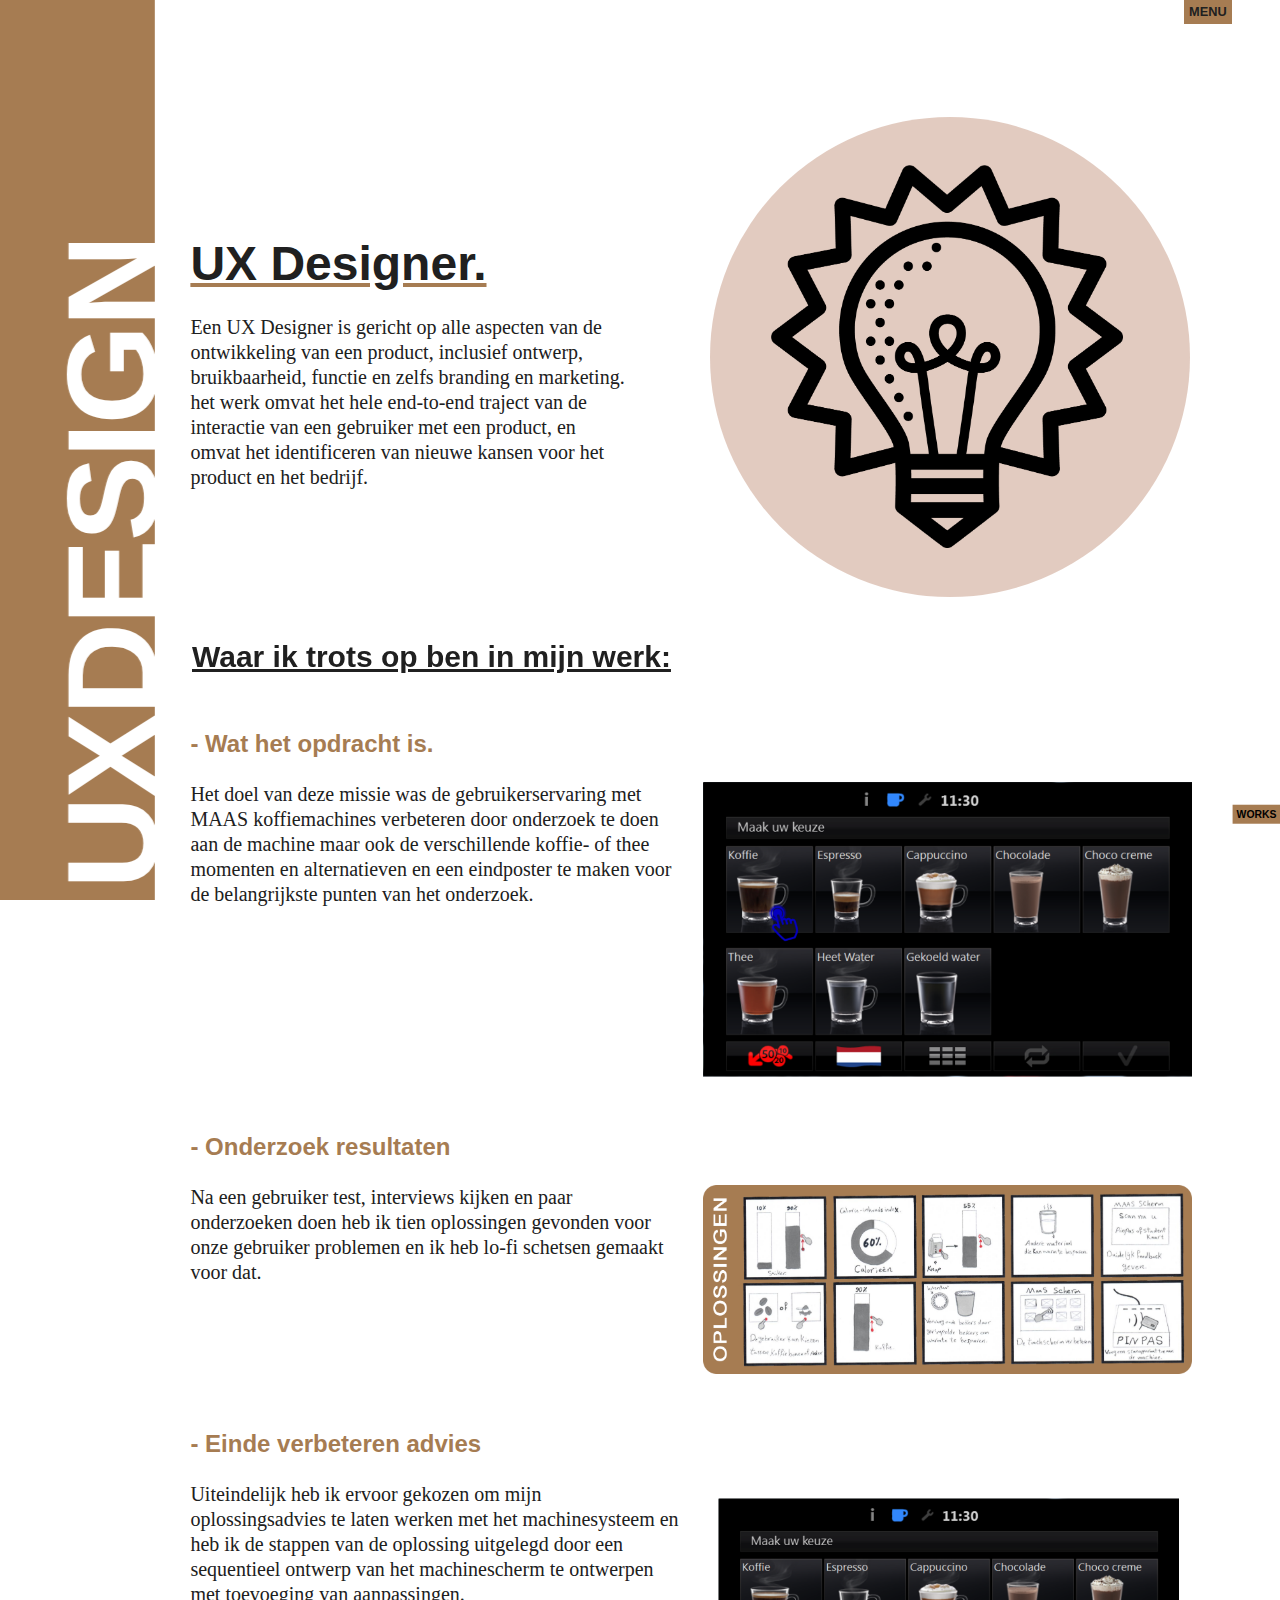
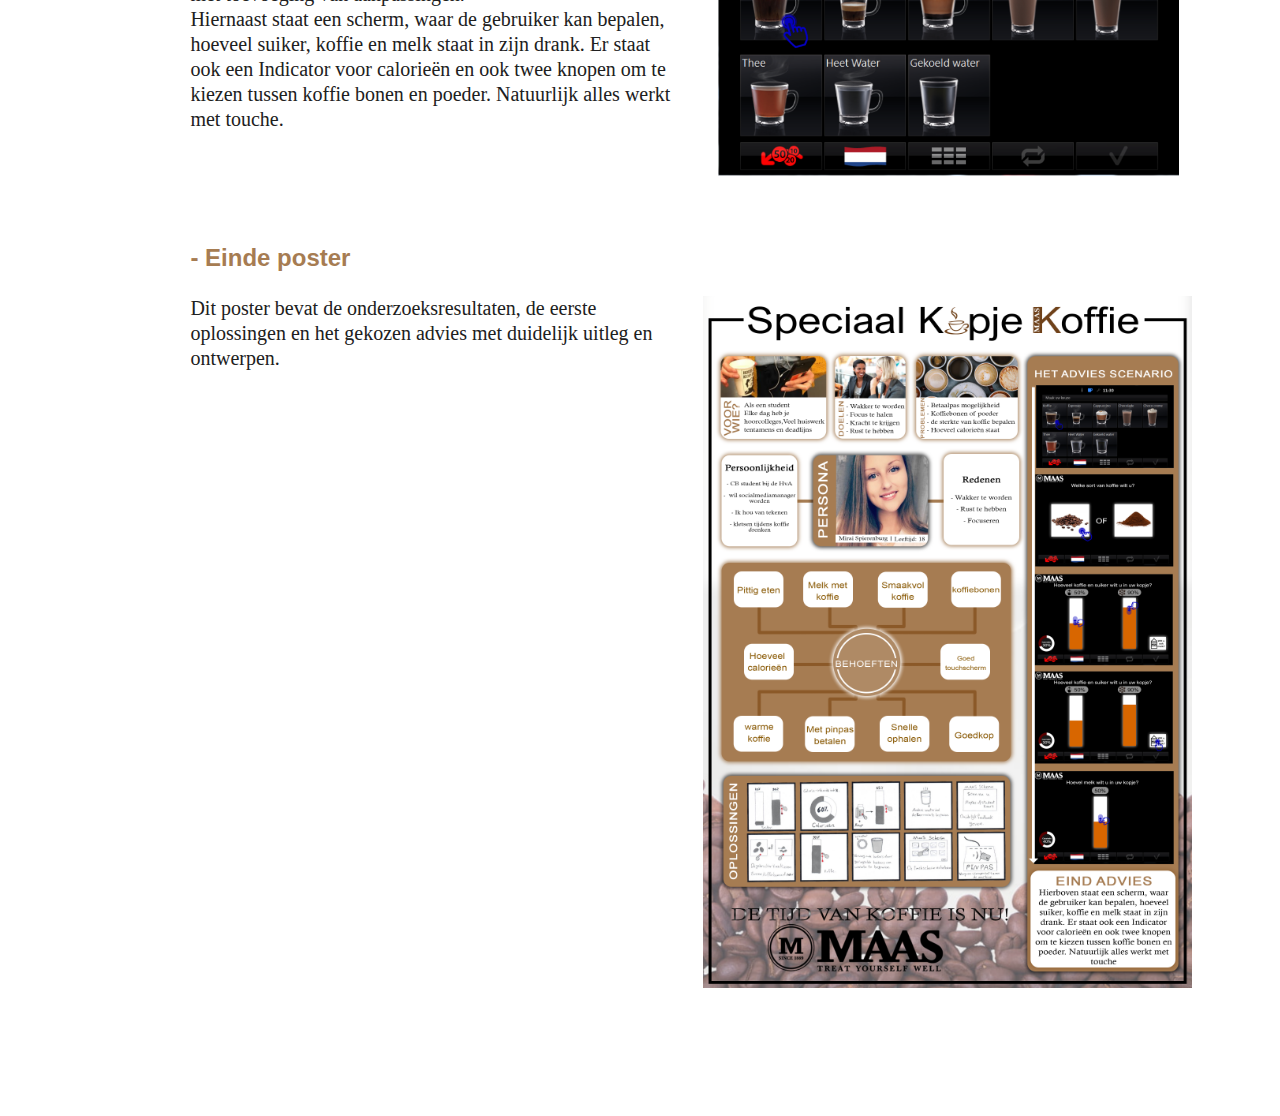
<file: uxdesign.html>
<!DOCTYPE html>
<html lang="nl-NL">

<head>
    <meta charset="UTF-8">
    <meta name="viewport" content="width=device-width, initial-scale=1.0">
    <title>Sundous Kanaan</title>
    <link rel="icon" href="img/cmd_icon_girl.png">
    <link rel="stylesheet" href="css/styles.css">
    <link rel="stylesheet" href="css/kunstsite.css">
    <link rel="stylesheet" href="css/uxdesign.css">
</head>

<body class="uxdesign">
    <header>
        <h1 lang="en-US">UXDESIGN</h1>
        <nav>
            <button>MENU</button>
            <ul lang="en-US">
                <li>
                    <a href="about.html">ABOUT</a>
                </li>
                <li>
                    <a href="works.html">WORKS</a>
                </li>
                <li>
                    <a href="index.html">HOME</a>
                </li>
            </ul>
        </nav>

        <!-- mode checkbox -->
        <label>
            <input type="checkbox" id="colorsmode">
            <span></span>
        </label>

        <span class="uxdesigncircle">
            <img src="img/cmdlamp.png" alt="CMD lamp icon">
        </span>
    </header>

    <main>
        <!-- section 1 -->
        <section>
            <h2 lang="en-US">UX Designer.</h2>
            <p>Een UX Designer is gericht op alle aspecten van de ontwikkeling van een product,
                inclusief ontwerp, bruikbaarheid, functie en zelfs branding en marketing.
                het werk omvat het hele end-to-end traject van de interactie van een gebruiker met een product,
                en omvat het identificeren van nieuwe kansen voor het product en het bedrijf.
            </p>
        </section>

        <h3>Waar ik trots op ben in mijn werk:</h3>

        <!-- section 2 -->
        <section>
            <h4>- Wat het opdracht is.</h4>
            
            <img src="img/uxdesign/uxdesign-oplossing0.png" alt="Maas koffiemachine scherm">

            <p>Het doel van deze missie was de gebruikerservaring met MAAS koffiemachines
                verbeteren door onderzoek te doen aan de machine maar ook de verschillende
                koffie- of thee momenten en alternatieven en een eindposter te maken voor
                de belangrijkste punten van het onderzoek.
            </p>

        </section>

            <!-- section 3 -->
        <section>
            <h4>- Onderzoek resultaten</h4>
            <p>Na een gebruiker test, interviews kijken en paar onderzoeken
                doen heb ik tien oplossingen gevonden voor onze gebruiker
                problemen en ik heb lo-fi schetsen gemaakt voor dat.
            </p>

            <img src="img/uxdesign/uxdesign-schetsen.png" alt="uxdesign oplossingen lo-fi schetsen">
        </section>

            <!-- section 4 -->
        <section>
            <h4>- Einde verbeteren advies</h4>
            <p>Uiteindelijk heb ik ervoor gekozen om mijn oplossingsadvies te laten werken
                met het machinesysteem en heb ik de stappen van de oplossing uitgelegd door
                een sequentieel ontwerp van het machinescherm te ontwerpen met toevoeging van aanpassingen.
                <br>Hiernaast staat een scherm, waar de gebruiker kan bepalen, hoeveel suiker,
                koffie en melk staat in zijn drank. Er staat ook een Indicator voor calorieën
                en ook twee knopen om te kiezen tussen koffie bonen en poeder. Natuurlijk alles werkt met touche.
            </p>
            <div class="scrollimages">
                <img src="img/uxdesign/uxdesign-oplossing1.png" alt="oplossing scherm stap 1 van een coffee machine">
                <img src="img/uxdesign/uxdesign-oplossing2.png" alt="oplossing scherm stap 2 van een coffee machine">
                <img src="img/uxdesign/uxdesign-oplossing3.png" alt="oplossing scherm stap 3 van een coffee machine">
                <img src="img/uxdesign/uxdesign-oplossing4.png" alt="oplossing scherm stap 4 van een coffee machine">
                <img src="img/uxdesign/uxdesign-oplossing5.png" alt="oplossing scherm stap 5 van een coffee machine">
            </div>
        </section>

            <!-- section 5 -->
        <section>
            <h4>- Einde poster</h4>
            <img src="img/uxdesign/uxdesign-Poster.png" alt="ux poster van het einde resultaten van het onderzoek">
            <p>
                Dit poster bevat de onderzoeksresultaten, de eerste oplossingen en het gekozen advies met duidelijk uitleg en ontwerpen.
            </p>
        </section>

        <nav>
            <button>WORKS</button>
            <ul>
                <li>
                    <a href="kunstsite.html">Mijn kunstsite</a>
                </li>
                <li>
                    <a href="uxdesign.html" lang="en-US">UX desinger</a>
                </li>
                <li>
                    <a href="simpele_spel.html" lang="en-US">Simpele spel</a>
                </li>
                <li>
                    <a href="prototype.html" lang="en-US">Prototype</a>
                </li>
                <li>
                    <a href="websitecopy.html" lang="en-US">website copy</a>
                </li>
                <li>
                    <a href="yae.html" lang="en-US">YAE</a>
                </li>
            </ul>
        </nav>
    </main>

    <script src="js/script.js"></script>
    <script src="js/script2.js"></script>
</body>

</html>
</file>
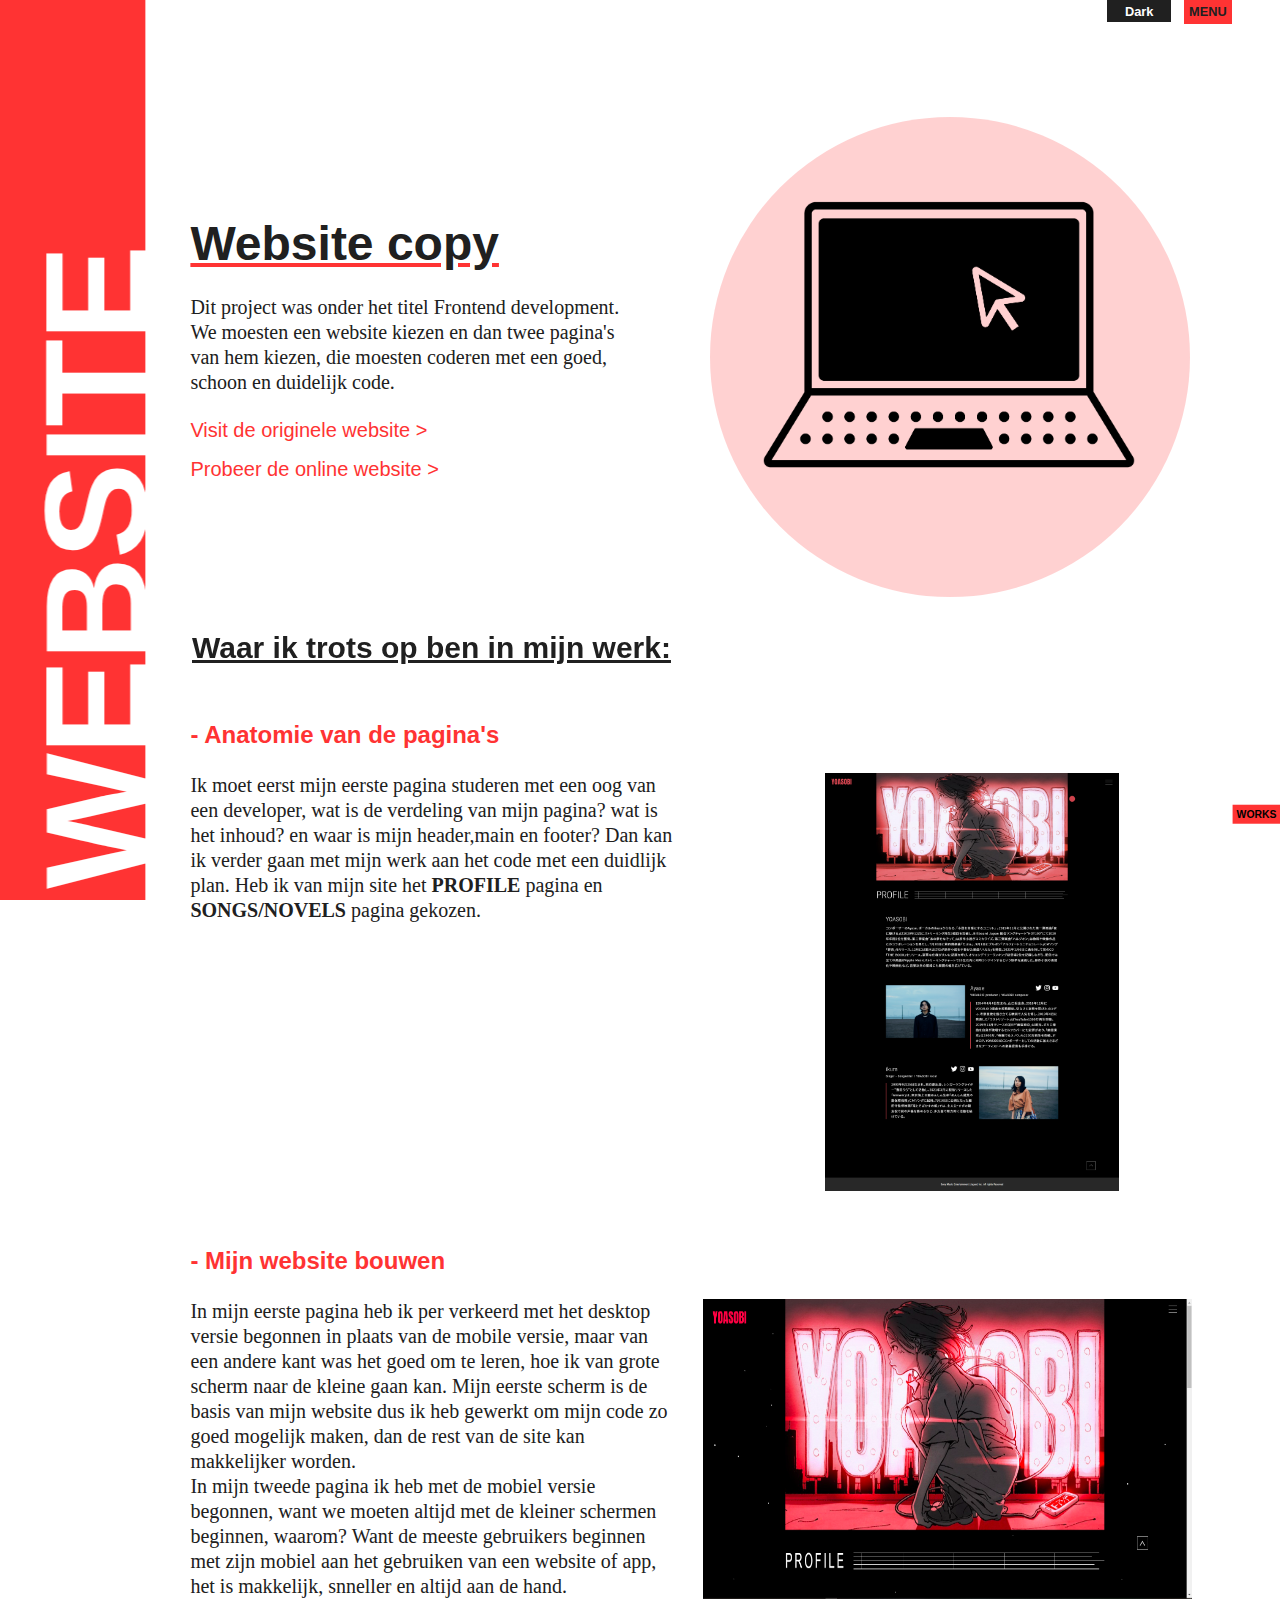
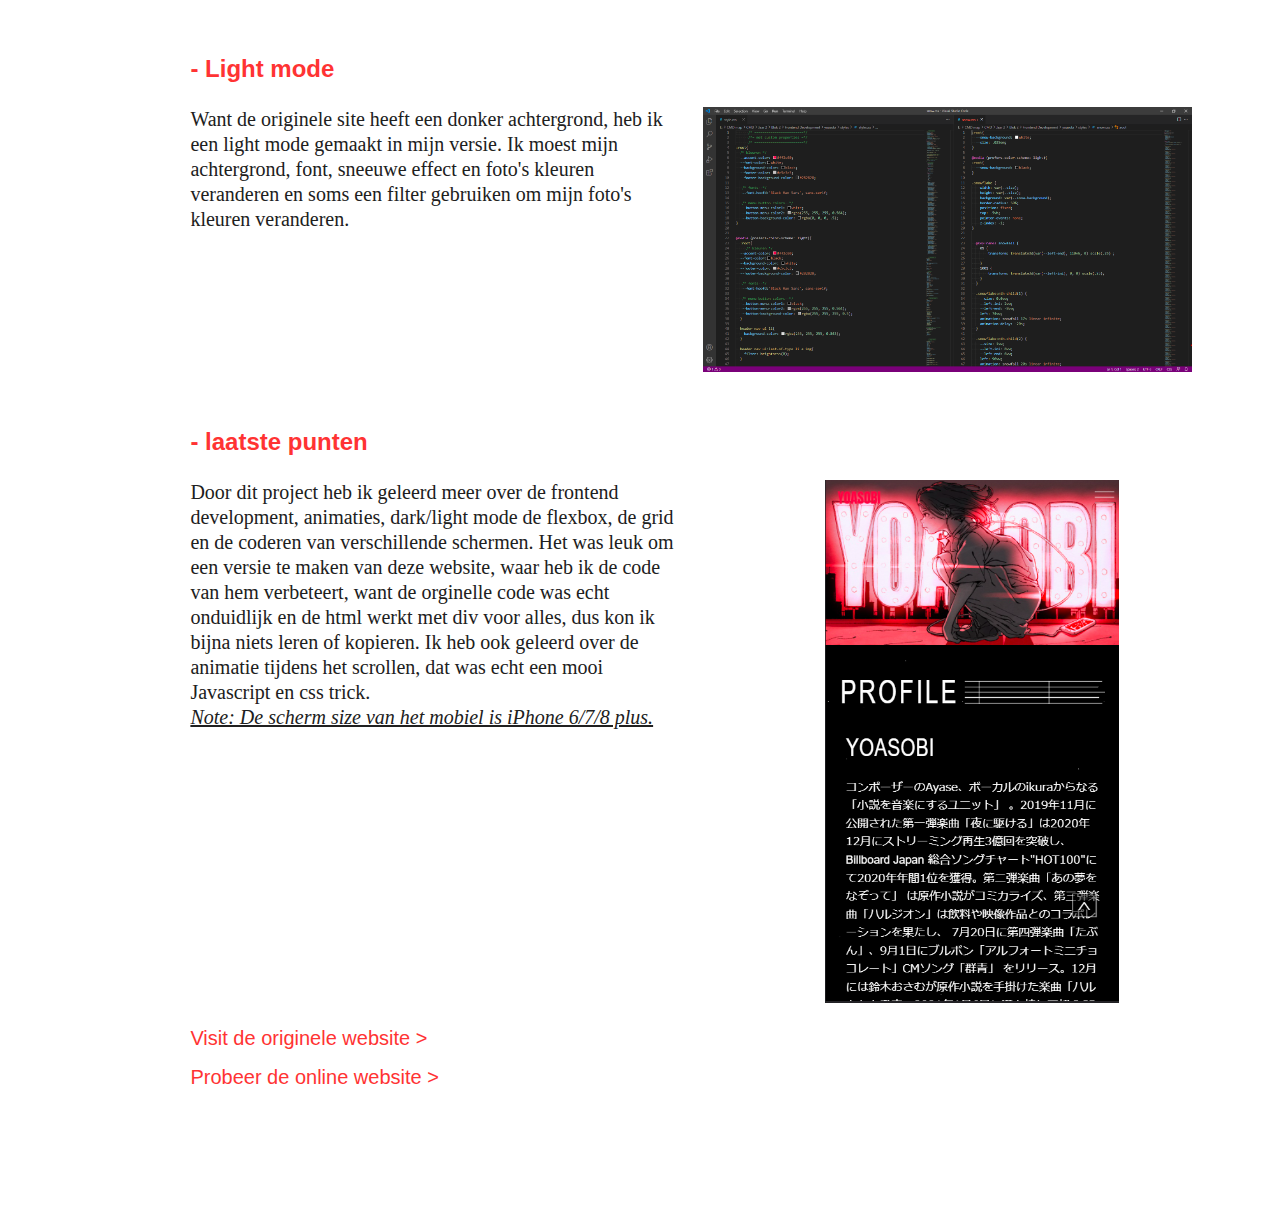
<file: websitecopy.html>
<!DOCTYPE html>
<html lang="nl-NL">

<head>
    <meta charset="UTF-8">
    <meta name="viewport" content="width=device-width, initial-scale=1.0">
    <title>Sundous Kanaan</title>
    <link rel="icon" href="img/cmd_icon_girl.png">
    <link rel="stylesheet" href="css/styles.css">
    <link rel="stylesheet" href="css/kunstsite.css">
    <link rel="stylesheet" href="css/websitecopy.css">
</head>

<body class="websitecopy">
    <header>
        <h1 lang="en-US">WEBSITE</h1>
        <nav>
            <button>MENU</button>
            <ul lang="en-US">
                <li>
                    <a href="about.html">ABOUT</a>
                </li>
                <li>
                    <a href="works.html">WORKS</a>
                </li>
                <li>
                    <a href="index.html">HOME</a>
                </li>
            </ul>
        </nav>



        <!-- mode knop -->
        <button id="modeknop">Dark</button>

        <span class="websitecopycircle">
            <img src="img/cmdlaptop.png" alt="CMD laptop icon">
        </span>
    </header>

    <main>
        <!-- section 1 -->
        <section>
            <h2 lang="en-US">Website copy</h2>
            <p>Dit project was onder het titel Frontend development. 
                We moesten een website kiezen en dan twee pagina's van hem kiezen, 
                die moesten coderen met een goed, schoon en duidelijk code.
            </p>
            <nav>
                <ul>
                    <li>
                        <a href="https://www.yoasobi-music.jp/profile/" target="_blank">
                            Visit de originele website > </a>
                    </li>
                    <li>
                        <a href="https://sundouskanaan.github.io/Blokweb/" target="_blank">
                            Probeer de online website > </a>
                    </li>
                </ul>
            </nav>
        </section>

        <h3>Waar ik trots op ben in mijn werk:</h3>

        <!-- section 2 -->
        <section>
            <h4>- Anatomie van de pagina's</h4>
            <p>
                Ik moet eerst mijn eerste pagina studeren met een oog van een developer, 
                wat is de verdeling van mijn pagina? wat is het inhoud? en waar is mijn header,main en footer? 
                Dan kan ik verder gaan met mijn werk aan het code met een duidlijk plan.
                Heb ik van mijn site het <strong>PROFILE</strong> pagina en <strong>SONGS/NOVELS</strong> pagina gekozen. 
            </p>
            <div class="scrolllangimages">
                <img src="img/websitecopy/pagina1.png" alt="YOASOBI profile pagina">
                <img src="img/websitecopy/pagina2.PNG" alt="YOASOBI SONGS/NOVELS pagina">
                <img src="img/websitecopy/home-page-anatome.png" alt="YOASOBI profile pagina anatomie">
            </div>
        </section>

        <!-- section 3 -->
        <section>
            <h4>- Mijn website bouwen</h4>
            <p>
                In mijn eerste pagina heb ik per verkeerd met het desktop versie begonnen in plaats van de mobile versie, 
                maar van een andere kant was het goed om te leren, hoe ik van grote scherm naar de kleine gaan kan. 
                Mijn eerste scherm is de basis van mijn website dus ik heb gewerkt om mijn code zo goed mogelijk maken, 
                dan de rest van de site kan makkelijker worden.
                <br> In mijn tweede pagina ik heb met de mobiel versie begonnen, want we moeten altijd met de kleiner schermen beginnen, waarom? 
                Want de meeste gebruikers beginnen met zijn mobiel aan het gebruiken van een website of app, het is makkelijk, snneller en altijd aan de hand.
            </p>
            <div class="scrollimages">
                <img src="img/websitecopy/website-copy.PNG" alt="YOASOBI profile pagina">
                <img src="img/websitecopy/pagina1-code.PNG" alt="YOASOBI profile pagina code">
                <img src="img/websitecopy/website-pagina2-copy.PNG" alt="YOASOBI SONGS/NOVELS pagina">
                <img src="img/websitecopy/pagina2-code.PNG" alt="YOASOBI SONGS/NOVELS pagina code">
                <img src="img/websitecopy/navigatie-menu.PNG" alt="YOASOBI navigatie menu">
            </div>
 
        </section>

        <!-- section 4 -->
        <section>
            <h4>- Light mode</h4>
            <p>Want de originele site heeft een donker achtergrond, heb ik een light mode gemaakt in mijn versie.
                Ik moest mijn achtergrond, font, sneeuwe effect en foto's kleuren veranderen 
                en soms een filter gebruiken om mijn foto's kleuren veranderen.
            </p>

            <img src="img/websitecopy/lightmode-code.PNG" alt="Stukje van mijn YOASOBI code">
        </section>

        <!-- section 5 -->
        <section>
            <h4>- laatste punten</h4>
            <p>Door dit project heb ik geleerd meer over de frontend development, animaties, dark/light mode 
                de flexbox, de grid en de coderen van verschillende schermen. 
                Het was leuk om een versie te maken van deze website, waar heb ik de code van hem verbeteert, 
                want de orginelle code was echt onduidlijk en de html werkt met div voor alles, 
                dus kon ik bijna niets leren of kopieren. Ik heb ook geleerd over de animatie tijdens het scrollen, 
                dat was echt een mooi Javascript en css trick.
                <br><em>Note: De scherm size van het mobiel is iPhone 6/7/8 plus.</em>
            </p>

            <div class="scrolllangimages">
                <img src="img/websitecopy/mobile-pagina1.PNG" alt="YOASOBI profile pagina met dark mode in het mobile versie">
                <img src="img/websitecopy/mobile-pagina1-lightmode.PNG" alt="YOASOBI profile pagina met light mode in het mobile versie">
                <img src="img/websitecopy/mobile-menu.PNG" alt="YOASOBI navigatie menu met dark mode in het mobile versie">
                <img src="img/websitecopy/mobile-menu-lightmode.PNG" alt="YOASOBI navigatie menu met light mode in het mobile versie">
                <img src="img/websitecopy/mobile-pagina2.PNG" alt="YOASOBI SONGS/NOVELS pagina met dark mode in het mobile versie">
                <img src="img/websitecopy/mobile-pagina2-lightmode.PNG" alt="YOASOBI SONGS/NOVELS pagina met light mode in het mobile versie">
            </div>

            <nav>
                <ul>
                    <li>
                        <a href="https://www.yoasobi-music.jp/profile/" target="_blank">
                            Visit de originele website > </a>
                    </li>
                    <li>
                        <a href="https://sundouskanaan.github.io/Blokweb/" target="_blank">
                            Probeer de online website > </a>
                    </li>
                </ul>
            </nav>
        </section>

        <nav>
            <button>WORKS</button>
            <ul>
                <li>
                    <a href="gbook.html">G-Book</a>
                </li>
                <li>
                    <a href="kunstsite.html">Mijn kunstsite</a>
                </li>
                <li>
                    <a href="uxdesign.html" lang="en-US">UX desinger</a>
                </li>
                <li>
                    <a href="simpele_spel.html" lang="en-US">Simpele spel</a>
                </li>
                <li>
                    <a href="prototype.html" lang="en-US">Prototype</a>
                </li>
                <li>
                    <a href="websitecopy.html" lang="en-US">website copy</a>
                </li>
                <li>
                    <a href="yae.html" lang="en-US">YAE</a>
                </li>
            </ul>
        </nav>
    </main>

    <script src="js/script.js"></script>
    <script src="js/script2.js"></script>
</body>

</html>
</file>
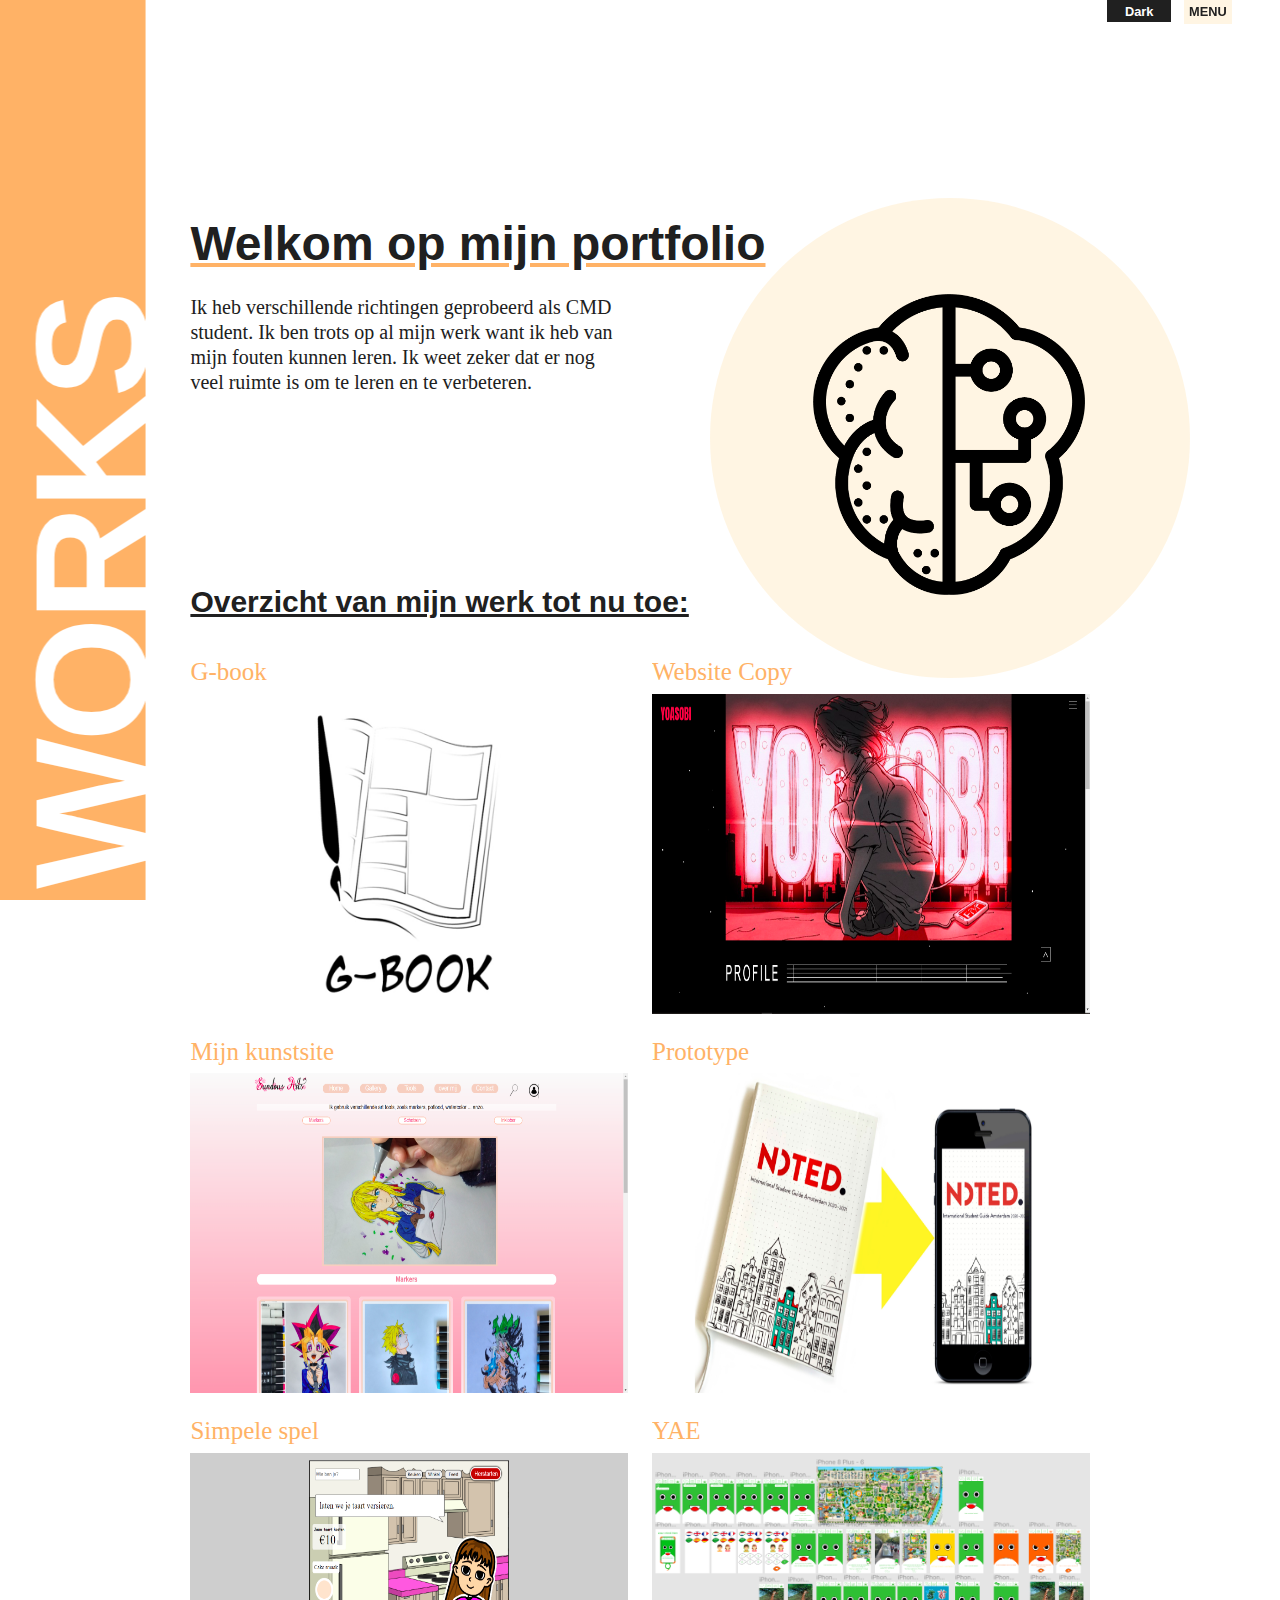
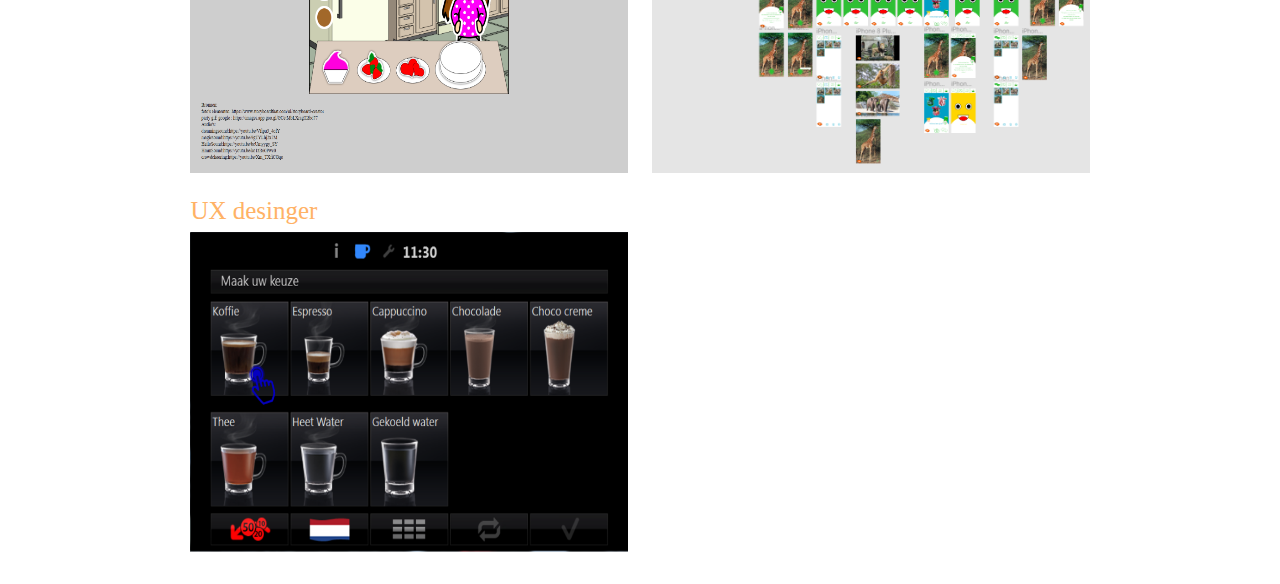
<file: works.html>
<!DOCTYPE html>
<html lang="nl-NL">

<head>
    <meta charset="UTF-8">
    <meta name="viewport" content="width=device-width, initial-scale=1.0">
    <title>Sundous Kanaan</title>
    <link rel="icon" href="img/cmd_icon_girl.png">
    <link rel="stylesheet" href="css/styles.css">
    <link rel="stylesheet" href="css/works.css">
</head>

<body class="works">
    <header class="worksheader">
        <h1 lang="en-US">WORKS</h1>
        <nav>
            <button>MENU</button>
            <ul lang="en-US">
                <li>
                    <a href="about.html">ABOUT</a>
                </li>
                <li>
                    <a href="works.html">WORKS</a>
                </li>
                <li>
                    <a href="index.html">HOME</a>
                </li>
            </ul>
        </nav>



        <!-- mode knop -->
        <button id="modeknop">Dark</button>

        <div class="circles">
            <span class="circle1"></span>
            <span class="circle2"></span>
            <span class="circle3">
                <img src="img/cmdgeest.png" alt="CMD geest icon">
            </span>
            <span class="circle4"></span>
        </div>
    </header>

    <main>
        <section>
            <h2>Welkom op mijn portfolio</h2>
            <p>Ik heb verschillende richtingen geprobeerd als CMD student.
                Ik ben trots op al mijn werk want ik heb van mijn fouten kunnen leren.
                Ik weet zeker dat er nog veel ruimte is om te leren en te verbeteren.
            </p>

        </section>

        <nav>
            <h3>Overzicht van mijn werk tot nu toe:</h3>
            <ul>
                <li>
                    <a href="gbook.html">G-book</a>
                    <img src="img/gbook/logo.JPG" alt="Mijn G-Book logo">
                </li>
                <li>
                    <a href="websitecopy.html" lang="en-US">Website Copy</a>
                    <img src="img/websitecopy/website-copy.PNG" alt="Een foto mijn het eerste pagina van het website kopie die ik heb gecodereet">
                </li>
                <li>
                    <a href="kunstsite.html">Mijn kunstsite</a>
                    <img src="img/kunstsite/mijnkunstsite-gallery.PNG" alt="het home pagina van mijn kunst website ">
                </li>
                <li>
                    <a href="prototype.html" lang="en-US">Prototype</a>
                    <img src="img/prototype/prototype-project.jpg" alt="Een foto van het doel van het opdracht">
                </li>
                <li>
                    <a href="simpele_spel.html" lang="en-US">Simpele spel</a>
                    <img src="img/spel/spel-animatie1.PNG" alt="Een foto van mijn taartversiering spel">
                </li>
                <li>
                    <a href="yae.html" lang="en-US">YAE</a>
                    <img src="img/yae/Prototype.PNG" alt="mijn app screenflow ">
                </li>
                <li>
                    <a href="uxdesign.html" lang="en-US">UX desinger</a>
                    <img src="img/uxdesign/uxdesign-oplossing0.png" alt="Maas koffiemachine scherm">
                </li>
            </ul>
        </nav>
    </main>

    <script src="js/script.js"></script>
</body>

</html>
</file>
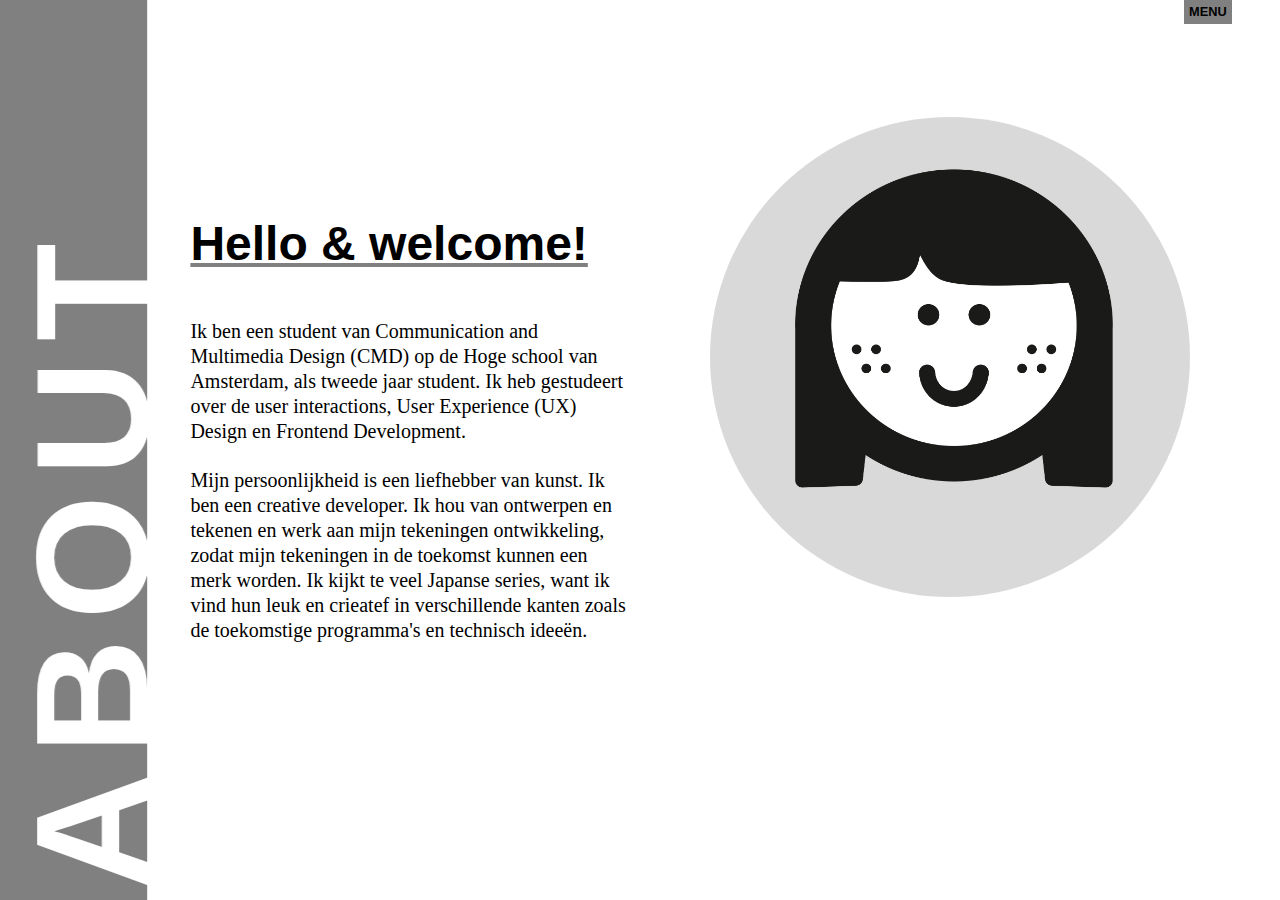
<file: Portofolio/about.html>
<!DOCTYPE html>
<html lang="nl-NL">

<head>
    <meta charset="UTF-8">
    <meta name="viewport" content="width=device-width, initial-scale=1.0">
    <title>Sundous Kanaan</title>
    <link rel="icon" href="img/cmd_icon_girl.png">
    <link rel="stylesheet" href="css/styles.css">
</head>

<body class="about">
    <header>
        <h1>ABOUT</h1>
        <nav>
            <button>MENU</button>
            <ul lang="en-US">
                <li>
                    <a href="about.html">ABOUT</a>
                </li>
                <li>
                    <a href="works.html">WORKS</a>
                </li>
                <li>
                    <a href="index.html">HOME</a>
                </li>
            </ul>
        </nav>
        <div class="aboutcircles">
            <span class="circle1"></span>
            <span class="circle2"></span>
            <span class="circle3">
                <img src="img/cmd_icon_girl.png" alt="cmd icon girl">
            </span>
            <span class="circle4"></span>
        </div>
    </header>

    <main>
        <section>
            <h2 lang="en-US">Hello & welcome!</h2>
            <p> Ik ben een student van Communication and Multimedia Design (CMD) op de Hoge school van Amsterdam, 
                als tweede jaar student. Ik heb gestudeert over de user interactions, User Experience (UX) Design en Frontend Development.
            </p>
            <p> Mijn persoonlijkheid is een liefhebber van kunst. Ik ben een creative developer. 
                Ik hou van ontwerpen en tekenen en werk aan mijn tekeningen ontwikkeling, zodat mijn tekeningen in de toekomst kunnen een merk worden.  
                Ik kijkt te veel Japanse series, want ik vind hun leuk en crieatef in verschillende kanten zoals de toekomstige programma's en technisch ideeën.
            </p>
        </section>
    </main>

    <script src="js/script.js"></script>
</body>

</html>
</file>
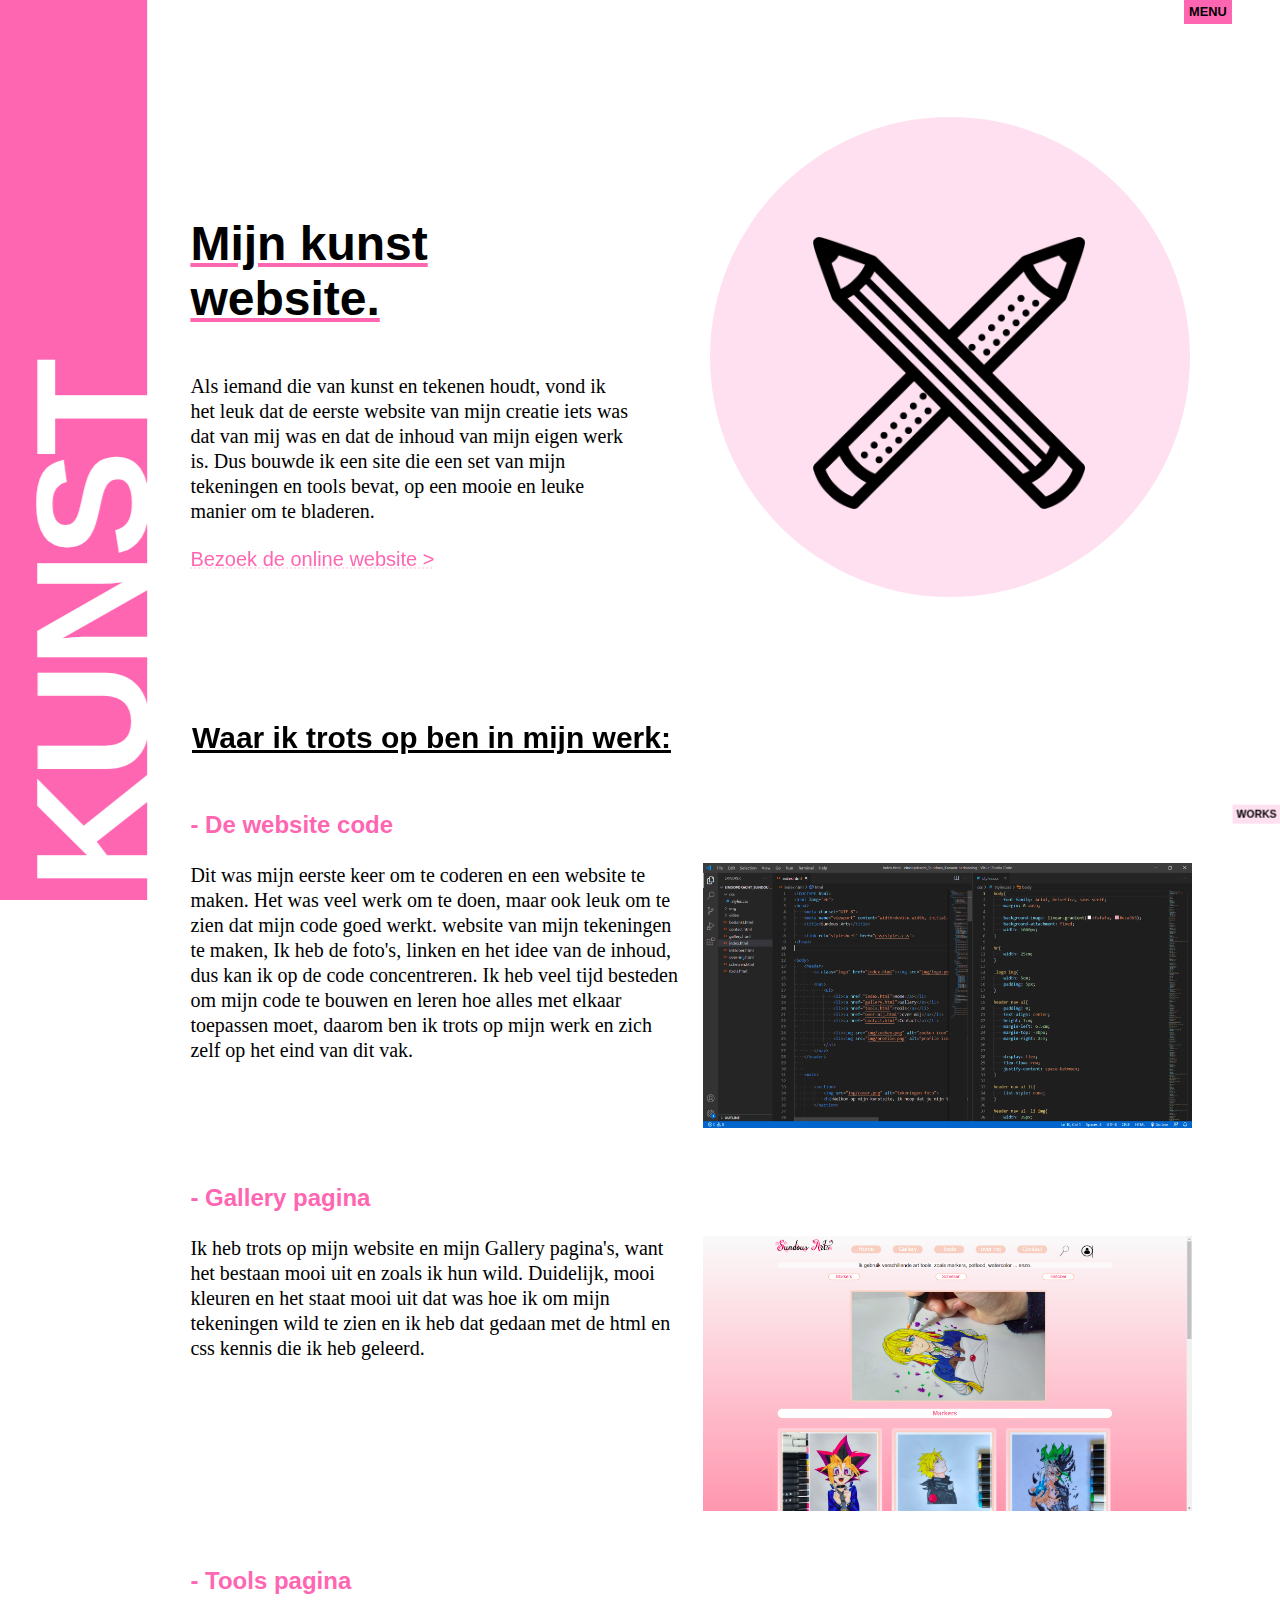
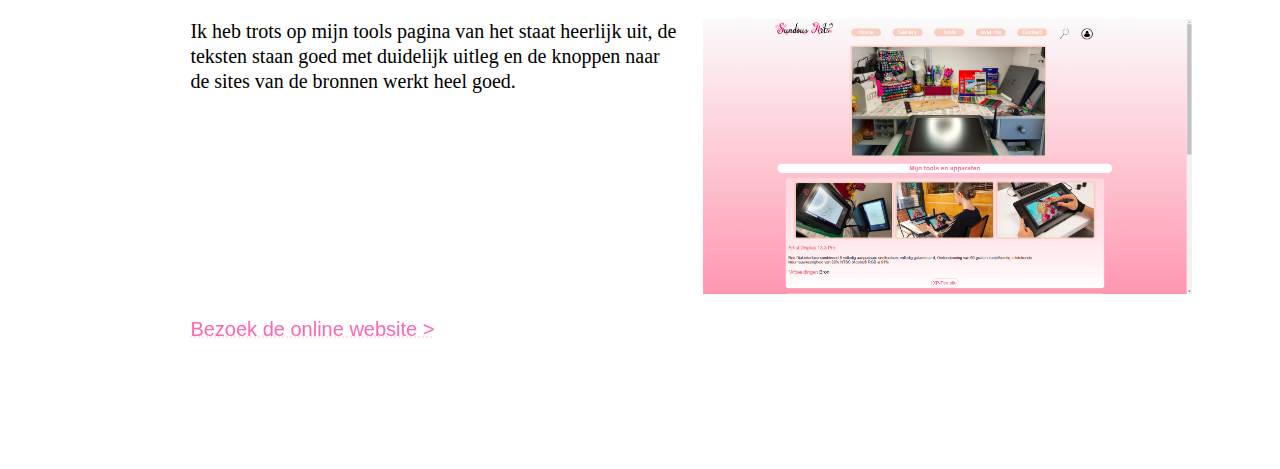
<file: Portofolio/kunstsite.html>
<!DOCTYPE html>
<html lang="nl-NL">

<head>
    <meta charset="UTF-8">
    <meta name="viewport" content="width=device-width, initial-scale=1.0">
    <title>Sundous Kanaan</title>
    <link rel="icon" href="img/cmd_icon_girl.png">
    <link rel="stylesheet" href="css/styles.css">
</head>

<body class="kunstsite">
    <span class="kunstsitecircle">
        <img src="img/cmdpen.png" alt="Orginal girl charachter drawing">
    </span>

    <header>
        <h1><span>KUNST</span></h1>
        <nav>
            <button>MENU</button>
            <ul lang="en-US">
                <li>
                    <a href="about.html">ABOUT</a>
                </li>
                <li>
                    <a href="works.html">WORKS</a>
                </li>
                <li>
                    <a href="index.html">HOME</a>
                </li>
            </ul>
        </nav>
    </header>

    <main>
        <!-- section 1 -->
        <section>
            <h2>Mijn kunst website.</h2>
            <p> Als iemand die van kunst en tekenen houdt,
                vond ik het leuk dat de eerste website van mijn creatie iets was dat van mij was en dat de inhoud van
                mijn eigen werk is.
                Dus bouwde ik een site die een set van mijn tekeningen en tools bevat,
                op een mooie en leuke manier om te bladeren.
            </p>
            <nav>
                <a href="https://oege.ie.hva.nl/~kanaans/eindopdracht_Sundous_Kanaan-2/index.html" target="_blank">
                    Bezoek de online website >
                </a>
            </nav>
        </section>

        <h3>Waar ik trots op ben in mijn werk:</h3>

        <!-- section 2 -->
        <section>
            <h4>- De website code</h4>
            <img src="img/mijnkunstsite-code.PNG"
                alt="Screenshot van mijn kunstsite code (html & css) van mijn kunst site">
            <p>Dit was mijn eerste keer om te coderen
                en een website te maken. Het was veel
                werk om te doen, maar ook leuk om te zien
                dat mijn code goed werkt.
                website van mijn tekeningen te maken,
                Ik heb de foto's, linken en het idee van
                de inhoud, dus kan ik op de code
                concentreren. Ik heb veel tijd besteden
                om mijn code te bouwen en leren hoe
                alles met elkaar toepassen moet,
                daarom ben ik trots op mijn werk en
                zich zelf op het eind van dit vak.
            </p>
        </section>

        <!-- section 3 -->
        <section>
            <h4>- Gallery pagina</h4>
            <img src="img/mijnkunstsite-gallery.PNG" alt="Screenshot van mijn gallery pagina van mijn kunstsite">
            <p>Ik heb trots op mijn website en mijn
                Gallery pagina's, want
                het bestaan mooi uit en zoals ik hun
                wild. Duidelijk, mooi kleuren en het
                staat mooi uit dat was hoe ik om mijn
                tekeningen wild te zien en ik heb dat
                gedaan met de html en css kennis die ik
                heb geleerd.
            </p>
        </section>

        <!-- section 4 -->
        <section>

            <h4>- Tools pagina</h4>
            <img src="img/mijnkunstsite-tools.PNG" alt="Screenshot van mijn tools pagina van mijn kunstsite">
            <p>Ik heb trots op mijn tools pagina van
                het staat heerlijk uit, de teksten staan
                goed met duidelijk uitleg en de
                knoppen naar de sites van de bronnen
                werkt heel goed.
            </p>
            <nav>
                <a href="https://oege.ie.hva.nl/~kanaans/eindopdracht_Sundous_Kanaan-2/index.html" target="_blank">
                    Bezoek de online website ></a>
            </nav>
        </section>

        <nav>
            <button>WORKS</button>
            <ul>
                <li>
                    <a href="kunstsite.html">Mijn kunstsite</a>
                </li>
                <li>
                    <a href="uxdesign.html" lang="en-US">UX desinger</a>
                </li>
                <li>
                    <a href="simpele spel.html" lang="en-US">Simpele spel</a>
                </li>
                <li>
                    <a href="prototype.html" lang="en-US">Prototype</a>
                </li>
                <li>
                    <a href="websitecopy.html" lang="en-US">website copy</a>
                </li>
            </ul>
        </nav>

    </main>

    <script src="js/script.js"></script>
    <script src="js/script2.js"></script>
</body>

</html>
</file>
<file: css/styles.css>
/*=====================*/
        /*= custom properties =*/
        /*=====================*/

:root{
    /* font */
    --hoofd-font: Arial, Helvetica, sans-serif ;
    --hover-font-color: white;
    --basis-font-color: rgb(32, 32,32);

    /* background */
    --background-color: white;


    /* home page */
    --hoofd-color-home: rgb(110, 225, 225);
    --secondary-color-home: rgb(110, 225, 225, 0.3);

    /* works page  */
    --hoofd-color-works: rgb(255, 178, 102);
    --secondary-color-works: rgb(255, 222, 161, 0.3);

    /* gbook page  */
    --hoofd-color-gbook: rgb(178,102,255);
    --secondary-color-gbook: rgb(204,153,255, 0.3);

    /* kunstsite page  */
    --hoofd-color-kunstsite: rgba(255, 102, 178);
    --secondary-color-kunstsite: rgb(255, 153, 204, 0.3);

    /* simpele spel page  */
    --hoofd-color-simpelespel: rgba(186,85,211);
    --secondary-color-simpelespel: rgb(238,130,238, 0.3);

    /* prototype page  */
    --hoofd-color-prototype: rgba(0,204,102);
    --secondary-color-prototype: rgb(102,255,178, 0.3);

    /* UX disign */
    --hoofd-color-uxdesign: rgba(166,124,82);
    --secondary-color-uxdesign: rgb(160,82,45, 0.3);

    /* website copy  */
    --hoofd-color-websitecopy: rgba(255, 51, 51);
    --secondary-color-websitecopy: rgb(255, 102, 102, 0.3);

    /* yae */
    --hoofd-color-yae: rgba(0, 204, 0);
    --secondary-color-yae: rgb(0, 255, 0, 0.3);

    /* about page */
    --hoofd-color-about: rgba(128,128,128);
    --secondary-color-about: rgba(128, 128, 128, 0.3);
}


        /* ======================*/
        /* === appear effect  ===*/
        /* ======================*/
@keyframes appeareffect{
    0%{
        opacity: 0;
    }
    100%{
        opacity: 1;
    }
}

section:nth-of-type(n+2).appear{
    animation-name: appeareffect;
    animation-duration: 1s;
    animation-iteration-count: 1;
    animation-delay: .5s;
    animation-fill-mode: both;
    animation-timing-function: linear;
}






        /* =========================*/
        /* === Algemene stijlen  ===*/
        /* =========================*/
body{
    width: 100%;
    margin: 0;

    background-color: var(--background-color);
}




        /* ============================*/
        /* === background circles   ===*/
        /* ============================*/

.circles{
    pointer-events: none;
}

.circles .circle1{
    position: absolute;
    width: 5em;
    height: 5em;
    z-index: -1;

    background-color: var(--secondary-color-home);
    border-radius: 5em;

    animation-name: flying;
    animation-iteration-count:infinite;
    animation-timing-function:linear;
    animation-timing-function: ease-in-out;
    animation-duration: 20s;
    animation-delay: -2s;
}

@keyframes flying{
    0%{ 
        right: 0%;
        top: 50%;
        opacity: 0%;
    }
    50%{
        opacity: 100%;

    }
    100%{
        right: 50%;
        top: 0%;
        opacity: 0%;
    }
}

.circles .circle2{
    position: absolute;
    z-index: -1;

    background-color: var(--secondary-color-home);

    animation-name: flying2;
    animation-iteration-count:infinite;
    animation-timing-function:linear;
    animation-timing-function: ease-in-out;
    animation-duration: 10s;
    animation-delay: -2s;
}

@keyframes flying2{
    0%{ 
        width: 10em;
        height: 10em;
        border-radius: 10em;
        left: 0%;
        top: 50%;
        opacity: 0%;
    }
    50%{
        opacity: 100%;

    }
    100%{
        width: 20em;
        height: 20em;
        border-radius: 20em;
        left: 50%;
        top: 0%;
        opacity: 0%;
    }
}

.circles .circle3{
    width: 30em;
    height: 30em;

    position: absolute;
    right: 7%;
    top: 22%;
    z-index: -1;

    border-radius: 30em;
    background-color: var(--secondary-color-home);

    animation-name: flying3;
    animation-iteration-count: 1;
    animation-timing-function:linear;
    animation-timing-function: ease-in-out;
    animation-duration: 2s;
}


.circle3 img{
    position: absolute;
    right: 25%;
    top: 5%;
    width: 17em;

    grid-column-start: 3;
    grid-row-start: 2;

    animation: none;
}

@keyframes flying3{
    0%{ 
        width: 10em;
        height: 10em;
        border-radius: 10em;
        opacity: 0%;
    }
    100%{
        width: 30em;
        height: 30em;
        border-radius: 30em;
        opacity: 100%;
    }
}

.circles .circle4{
    position: absolute;
    left: 15%;
    top: 45%;
    z-index: -1;

    background-color: var(--secondary-color-home);

    animation-name: flying4;
    animation-iteration-count:infinite;
    animation-timing-function:linear;
    animation-timing-function: ease-in-out;
    animation-duration: 10s;
    animation-delay: -2s;
}

@keyframes flying4{
    0%{ 
        width: 20em;
        height: 20em;
        border-radius: 20em;
        opacity: 0%;
    }
    50%{
        width: 10em;
        height: 10em;
        border-radius: 10em;
        opacity: 100%;
    }
    100%{
        width: 20em;
        height: 20em;
        border-radius: 20em;
        opacity: 0%;
    }
}

        /* =================*/
        /* === algemeen  ===*/
        /* =================*/

h1,h2,h3,p{
    pointer-events: none;
}


        /* =======================*/
        /* === header stijlen  ===*/
        /* =======================*/

        /* page title */
        /* ==========*/
header h1{
    font-family: var(--hoofd-font) ;
    font-size: 10em ;
    color: var(--background-color);
    letter-spacing: 1.5vw;
    text-indent: .3cm;
    writing-mode: vertical-lr;
    transform: rotate(.5turn);

    margin: 0;
    display: flex;
    align-items: flex-end;
    width: .91em;
    height:100%;

    position: fixed;
    left: 0;
    right: 0;
    bottom: 0;
    top:0;

    background-color: var(--hoofd-color-home);
}

    /* ================*/
    /* Navigatie menu */
    /* ================*/

header nav{
    height: 25em;
    width: 3em;

    position: fixed;
    right: 3em;
    top: 0;
    z-index: 100;

    padding: 0;

    background-color: var(--hoofd-color-home);

    transform: translateY(-100%);
    transition:0.5s; 
}

header nav button{
    font-size: .8em;
    font-weight: bold;
    color: var(--basis-font-color);

    position: absolute;
    bottom: -1.9em;
    margin: 0;
    padding: .4em;

    cursor: pointer;

    background-color: var(--secondary-color-home);
    border:none;
}

header nav button:hover{
    color: var(--hover-font-color);
}

header nav:hover{
    transform: translateY(-98%);
}

header nav ul{
    writing-mode: vertical-lr;
    transform: rotate(.5turn);

    margin: 0;
    padding: 0 1em ;
    height: 100%;

    display: flex;
    justify-content: space-around;
}

header nav.toonNavmenu{
    transform: translateY(0%);
}


header nav ul li{
    list-style: none;
    outline: none;
}

header nav ul li a{
    font-family: var(--hoofd-font) ;
    text-decoration: none;
    color: var(--hover-font-color);
}

header nav ul li:focus,
header nav ul li:hover{
    font-weight: bold;
    text-decoration: underline overline;
}







    /* =====================*/
    /* === main stijlen  ===*/
    /* =====================*/

    /* Modeknop */
#modeknop{
    width: 5em;
    height: 1.75em;

    margin: 0;
    padding: 0;
    border: 0;

    font-size: .8em;
    font-weight: bold;
    color: var(--hover-font-color);

    position: fixed;
    right: 8.5em;
    top: 0em;

    z-index: 100;

    background-color: var(--basis-font-color);
    cursor: pointer;
}

body.darkMode{
    --hover-font-color: rgb(32, 32,32);
    --basis-font-color: white;

    --background-color: rgb(32, 32,32);
}

body.darkMode #modeknop{
    color: var(--hover-font-color);
    background-color: var(--basis-font-color);
}

#modeknop:hover{
    box-shadow: rgb(80, 80, 80) 0 0 .5em .1em;
}

body.darkMode #modeknop:active,
#modeknop:active{
    font-weight: lighter;
}

body.darkMode #modeknop:hover{
    box-shadow: rgb(233, 233, 233) 0 0 .5em .1em ;
}

    /* main sections  */
main section{
    display: grid;
    grid-template-columns: 13% 1fr 1fr 13%;
    grid-template-rows: 12em auto;
    grid-column-start: 2;
    gap: 1.5em;
}

main section h2{
    font-family: var(--hoofd-font) ;
    color: var(--basis-font-color);
    font-weight: bold;  
    text-decoration: underline var(--hoofd-color-home);
    font-size: 3em;

    margin: 0;

    grid-column-start: 2;
    grid-column-end: 4;
    grid-row-start: 2;
}

main section p{
    color: var(--basis-font-color);
    font-size: 20px;

    margin: 0;

    line-height: 25px;
    grid-column-start: 2;
    grid-column-end: 3;
}

main section p:nth-of-type(1){
    grid-row-start: 3;
}

main section p:nth-of-type(2){
    grid-row-start: 4;
}

main section p:nth-of-type(3){
    grid-row-start: 5;
}
</file>
<file: Portofolio/css/styles.css>
/* ========================*/
        /*= met custom properties =*/
        /* ======================== */
:root{
    /* font */
    --hoofd-font: Arial, Helvetica, sans-serif ;
    --hover-font-color: black;
    --basis-font-color: white;

    /* background */
    --background-color: rgb(32, 32,32);


    /* home page */
    --hoofd-color-home: rgb(110, 225, 225);
    --secondary-color-home: rgb(110, 225, 225, 0.3);

    /* work page  */
    --hoofd-color-works: rgb(255, 222, 161);
    --secondary-color-works: rgb(255, 222, 161, 0.3);

    /* kunstsite page  */
    --hoofd-color-kunstsite: rgba(255, 102, 178);
    --secondary-color-kunstsite: rgb(255, 153, 204, 0.3);

    /* simpele spel page  */
    --hoofd-color-simpelespel: rgba(186,85,211);
    --secondary-color-simpelespel: rgb(238,130,238, 0.3);

    /* prototype page  */
    --hoofd-color-prototype: rgba(0,204,102);
    --secondary-color-prototype: rgb(102,255,178, 0.3);

    /* UX disign */
    --hoofd-color-uxdesign: rgba(166,124,82);
    --secondary-color-uxdesign: rgb(160,82,45, 0.3);

    /* about page */
    --hoofd-color-about: rgba(128,128,128);
    --secondary-color-about: rgba(128, 128, 128, 0.3);
} 

@media (prefers-color-scheme: light){
    :root{
    /* font */
    --hoofd-font: Arial, Helvetica, sans-serif ;

    --hover-font-color: white;
    --basis-font-color: black;

    --background-color: white;
    }

}


        /* ======================*/
        /* === appear effect  ===*/
        /* ======================*/
@keyframes appeareffect{
    0%{
        opacity: 0;
    }
    100%{
        opacity: 1;
    }
}

section:nth-of-type(n+2).appear{
    animation-name: appeareffect;
    animation-duration: 1s;
    animation-iteration-count: 1;
    animation-delay: .5s;
    animation-fill-mode: both;
    animation-timing-function: linear;
}






        /* =========================*/
        /* === Algemene stijlen  ===*/
        /* =========================*/
body{
    height: 100%;
    width: 100%;
    margin: 0;

    background-color: var(--background-color);
}




        /* ============================*/
        /* === background circles   ===*/
        /* ============================*/

.circles{
    pointer-events: none;
}

.circles .circle1{
    /* POSITION  */
    position: absolute;
    width: 5em;
    height: 5em;

    /* BOX STYLING */
    background-color: var(--secondary-color-home);
    border-radius: 5em;

    /* ANIMATIE */
    animation-name: flying;
    animation-iteration-count:infinite;
    animation-timing-function:linear;
    animation-timing-function: ease-in-out;
    animation-duration: 20s;
    animation-delay: -2s;
}

@keyframes flying{
    0%{ 
        right: 0%;
        top: 50%;
        opacity: 0%;
    }
    50%{
        opacity: 100%;

    }
    100%{
        right: 50%;
        top: 0%;
        opacity: 0%;
    }
}

.circles .circle2{
    /* POSITION  */
    position: absolute;

    /* BOX STYLING */
    background-color: var(--secondary-color-home);

    /* ANIMATIE */
    animation-name: flying2;
    animation-iteration-count:infinite;
    animation-timing-function:linear;
    animation-timing-function: ease-in-out;
    animation-duration: 10s;
    animation-delay: -2s;
}

@keyframes flying2{
    0%{ 
        width: 10em;
        height: 10em;
        border-radius: 10em;
        left: 0%;
        top: 50%;
        opacity: 0%;
    }
    50%{
        opacity: 100%;

    }
    100%{
        width: 20em;
        height: 20em;
        border-radius: 20em;
        left: 50%;
        top: 0%;
        opacity: 0%;
    }
}

.circles .circle3{
    /* DISPLAY  */
    width: 30em;
    height: 30em;

    /* POSITION  */
    position: absolute;
    right: 7%;
    top: 22%;

    /* BOX STYLING */
    border-radius: 30em;
    background-color: var(--secondary-color-home);

    /* ANIMATIE */
    animation-name: flying3;
    animation-iteration-count: 1;
    animation-timing-function:linear;
    animation-timing-function: ease-in-out;
    animation-duration: 2s;
}


.circle3 img{
    /* POSITION  */
    position: absolute;
    right: 25%;
    top: 5%;
    width: 17em;

    grid-column-start: 3;
    grid-row-start: 2;

    animation: none;
}

@keyframes flying3{
    0%{ 
        width: 10em;
        height: 10em;
        border-radius: 10em;
        opacity: 0%;
    }
    100%{
        width: 30em;
        height: 30em;
        border-radius: 30em;
        opacity: 100%;
    }
}

.circles .circle4{
    /* POSITION  */
    position: absolute;
    left: 15%;
    top: 45%;

    /* BOX STYLING */
    background-color: var(--secondary-color-home);

    /* ANIMATIE */
    animation-name: flying4;
    animation-iteration-count:infinite;
    animation-timing-function:linear;
    animation-timing-function: ease-in-out;
    animation-duration: 10s;
    animation-delay: -2s;
}

@keyframes flying4{
    0%{ 
        width: 20em;
        height: 20em;
        border-radius: 20em;
        opacity: 0%;
    }
    50%{
        width: 10em;
        height: 10em;
        border-radius: 10em;
        opacity: 100%;
    }
    100%{
        width: 20em;
        height: 20em;
        border-radius: 20em;
        opacity: 0%;
    }
}





        /* =======================*/
        /* === header stijlen  ===*/
        /* =======================*/

        /* page title */
        /* ==========*/
header h1{

    /* TYPOGRAPHY */
    font-family: var(--hoofd-font) ;
    font-size: 10em ;
    color: var(--background-color);
    letter-spacing: 1.5vw;
    text-indent: .3cm;
    writing-mode: vertical-lr;
    transform: rotate(.5turn);

    /* DISPLAY  */
    margin: 0;
    display: flex;
    align-items: flex-end;
    width: .92em;
    height:100%;

    /* POSITION  */
    position: fixed;
    left: 0;
    right: 0;
    bottom: 0;
    top:0;

    /* BOX STYLING */
    background-color: var(--hoofd-color-home);

}





    /* ================*/
    /* Navigation menu */
    /* ================*/

header nav{
    /* DISPLAY  */
    height: 25em;
    width: 3em;

    /* POSITION  */
    position: fixed;
    right: 3em;
    top: 0;

    padding: 0;

    /* BOX STYLING */
    background-color: var(--hoofd-color-home);

    transform: translateY(-100%);
    transition:0.5s; 
}

header nav button{
    /* TYPOGRAPHY */
    font-size: .8em;
    font-weight: bold;
    color: var(--basis-font-color);

    /* POSITION  */
    position: absolute;
    bottom: -1.9em;
    margin: 0;
    padding: .4em;

    cursor: pointer;

    /* BOX STYLING */
    background-color: var(--hoofd-color-home);
    border:none;
}

header nav button:hover{
    color: var(--hover-font-color);
    background-color: var(--hoofd-color-home);
}

header nav ul{
    /* TYPOGRAPHY */
    writing-mode: vertical-lr;
    transform: rotate(.5turn);

    /* DISPLAY  */
    margin: 0;

    padding: 0 1em ;
    height: 100%;

    display: flex;
    justify-content: space-around;
}

header nav.toonNavmenu{
    transform: translateY(0%);
}


header nav ul li{
    list-style: none;
    outline: none;
}

header nav ul li a{
    /* TYPOGRAPHY */
    font-family: var(--hoofd-font) ;
    text-decoration: none;
    color: var(--hover-font-color);
}

header nav ul li:focus,
header nav ul li:hover{
    font-weight: bold;
    text-decoration: underline overline;
}







    /* =====================*/
    /* === main stijlen  ===*/
    /* =====================*/
main section{
    /* DISPLAY  */
    width: 100%;

    display: grid;
    grid-template-columns: 13% 1fr 1fr 13%;
    grid-template-rows: 12em auto;
    grid-column-start: 2;
    gap: 1.5em;
}

main section h2{
    /* TYPOGRAPHY */
    font-family: var(--hoofd-font) ;
    color: var(--basis-font-color);
    font-weight: bold;  
    text-decoration: underline var(--hoofd-color-home);
    font-size: 3em;

    /* DISPLAY  */
    margin: 0;

    /* POSITION  */
    margin-bottom: .5em;
    grid-column-start: 2;
    grid-row-start: 2;
}

main section p{
    /* TYPOGRAPHY */
    color: var(--basis-font-color);
    font-size: 20px;

    /* DISPLAY  */
    margin: 0;

    /* POSITION  */
    line-height: 25px;
    grid-column-start: 2;
    grid-column-end: 3;
}

main section p:nth-of-type(1){
    grid-row-start: 3;
}

main section p:nth-of-type(2){
    grid-row-start: 4;
}

main section p:nth-of-type(3){
    grid-row-start: 5;
}














        /* ========================*/
        /*=  WORKS page stijlen   =*/
        /* ========================*/

    /* header works page  */
.worksheader h1{
    /* TYPOGRAPHY */
    letter-spacing: -.10cm;

    /* BOX STYLING */
    background-color: var(--hoofd-color-works);
}



    /* =====================*/
    /*=  WORKS  circles  =*/
    /* =====================*/
.works .circles .circle1{
    background-color: var(--secondary-color-works);
}

.works .circles .circle2{
    background-color: var(--secondary-color-works);
}

.works .circles .circle3{
    background-color: var(--secondary-color-works);
}

.works .circle3 img{
    position: absolute;
    right: 22%;
    top: 20%;
}

.works .circles .circle4{
    background-color: var(--secondary-color-works);
}


        /* =============================*/
        /*=  WORKS  Navigation menu    =*/
        /* =============================*/
.works header nav{
    background-color: var(--hoofd-color-works);
}

.works header nav button{
    background-color: var(--secondary-color-works);
}


        /* ================*/
        /*=  WORKS  main  =*/
        /* ================*/

.works main section h2{
    text-decoration: underline var(--hoofd-color-works);
}

.works main section p{
    margin-bottom: 9.5em;
}


        /* =====================*/
        /*=  WORKS sub navigatie  =*/
        /* =====================*/
.works main section nav{
    grid-column-start: 2;
    grid-column-end: 4;
    grid-row-start: 4;

    margin-bottom: 2em;
}

.works main section nav ul{
    padding: 0;
    margin: 0;
    list-style: none;

    display: grid;
    grid-template-columns: 1fr 1fr;
    gap: 1.5em;
}

.works main section nav ul li:nth-of-type(2n+1){
    grid-column-start:1 ;
    grid-column-end: 2;
}

.works main section nav ul li:nth-of-type(2n){
    grid-column-start: 2;
    grid-column-end: 3;
}

.works main section nav ul li a{
    font-size: 25px;
    text-decoration: none;
    color: var(--hoofd-color-works);

    display: block;
    position: relative;
    overflow: hidden;

    margin-bottom: .3em;
}

.works main section nav ul li a::after{
    content: "";
    width: 100%;
    height: .2em;

    border-radius: 1em;

    background-color: var(--hoofd-color-works);

    position: absolute;
    top: 40%;
    margin-left: .5em;

    transform-origin: left;
    transform:scalex(0);
    transition: .6s;
}

.works main section nav ul li a:hover::after{
    transform:scalex(1);
}

.works main section nav ul li img{
    width: 100%;
    height: auto;
}





















        /* ====================================*/
        /* ==  WORKS pages algemene stijlen  ==*/
        /* ====================================*/

        /* ** kunstsite page ** */
        /* =====================*/

    /* header kunstsite page  */
.kunstsite header h1{
    letter-spacing: -5px;
    background-color: var(--hoofd-color-kunstsite);
}


    /* Navigation menu */
.kunstsite header nav{
    background-color: var(--hoofd-color-kunstsite);
}

.kunstsite header nav button{
    background-color: var(--hoofd-color-kunstsite);
}



    /* hoofd section kunstsite page  */
.kunstsite main section h2{
    text-decoration: underline var(--hoofd-color-kunstsite);
}

.kunstsite main section:nth-of-type(1) img{
    position: absolute;
    left: 18.7cm;
    top: 1.2cm;
}
.kunstsite main section:nth-of-type(1) nav{
    grid-column-start: 2;
    grid-column-end: 3;
    grid-row-start: 4;
}

main section nav a{
    font-family: var(--hoofd-font);
    font-size: 20px;
    color: var(--hoofd-color-kunstsite);
    text-decoration: underline dotted;
    text-decoration-color: var(--secondary-color-kunstsite);

    position: relative;
}

main section nav a::before{
    content: "";
    width: 100%;
    height: .2em;

    background-color: var(--hoofd-color-kunstsite);

    position: absolute;
    bottom: -.5em;
    margin-top: .5em;

    transform:scalex(0);
    transition: .6s;
}

main section nav a:hover::before{
    transform:scalex(1);
}

main h3{
    font-family: var(--hoofd-font);
    color: var(--basis-font-color);
    font-size: 30px;
    position: relative;
    left: 15%;
    margin-top: 5em;
    margin-bottom: 0;
    text-decoration: underline var(--basis-font-color);
}

    /*  main kunstsite page  */
    /* ======================*/

    /* background circles */
.kunstsitecircle{
    background-color: var(--secondary-color-kunstsite);
    position: absolute;
    right: 7%;
    top: 13%;

    width: 30em;
    height: 30em;
    border-radius: 30em;

    animation-name: flying3;
    animation-iteration-count: 1;
    animation-timing-function:linear;
    animation-timing-function: ease-in-out;
    animation-duration: 2s;
}

.kunstsitecircle img{
    width: 17em;

    position: absolute;
    right: 22%;
    top: 25%;
}

    /* main info */
main section:nth-of-type(n+2){
    display: grid;
    grid-template-columns: 13% 1fr 1fr 5%;
    grid-template-rows: 2em auto;
}

.kunstsite main section:nth-of-type(n+3){
    display: grid;
    grid-template-rows: 2em auto;
}

.kunstsite main section:last-of-type{
margin-bottom: 8em;
}

.kunstsite main section:nth-of-type(n+2) h4{
    color: var(--hoofd-color-kunstsite);
    margin: 0;

    font-family: var(--hoofd-font);
    font-size: 1.5em;

    grid-column-start: 2;
    grid-column-end: 3;
    grid-row-start: 2;
}

.kunstsite main section:nth-of-type(n+2) p{
    grid-column-start: 2;
    grid-column-end: 3;
    grid-row-start: 3;
}

.kunstsite main section:nth-of-type(n+2) img{
    grid-column-start: 3;
    grid-column-end: 4;
    grid-row-start: 3;

    width: 100%;
}

.kunstsite main section:nth-of-type(n+2) nav{
    grid-column-start: 2;
    grid-column-end: 3;
    grid-row-start: 4;
}


main>nav{
    /* DISPLAY  */
    height: 3em;
    width: 80%;

    /* POSITION  */
    position: fixed;
    right: 0;
    bottom: 3em;

    /* BOX STYLING */
    background-color: var(--hoofd-color-kunstsite);

    transform: translateX(100%);
    transition:0.5s; 
}

main>nav.toonWorksmenu{
    transform: translateX(0%);
}

main>nav button{
    /* TYPOGRAPHY */
    font-size: .65em;
    font-weight: bold;

    writing-mode: vertical-lr;
    transform: rotate(-.25turn);

    /* POSITION  */
    position: absolute;
    left: -3.2em;
    bottom: 1.35em;
    margin: 0;
    padding: .4em;

    cursor: pointer;

    /* BOX STYLING */
    background-color: var(--secondary-color-kunstsite);
    border:none;
}

main>nav button:hover{
    color: var(--hover-font-color);
}

main>nav ul{
    /* DISPLAY  */
    margin: 0;
    padding: 1em 0 ;
    height: 100%;

    display: flex; 
    flex-flow: row;
    justify-content: space-around;

}

main>nav ul li{
    list-style: none;
    outline: none;
}

main>nav ul li a{
    /* TYPOGRAPHY */
    font-family: var(--hoofd-font) ;
    text-decoration: none;
    color: var(--hover-font-color);
    text-transform: capitalize;
}

main>nav ul li:focus,
main>nav ul li:hover{
    text-decoration: underline overline;
}



















        /* ** simpelespel page ** */
        /* =======================*/

    /* header simpelespel page  */
.simpelespel header h1{
    background-color: var(--hoofd-color-simpelespel);
    text-indent: .4cm;
}


    /* Navigation menu */
.simpelespel header nav{
    background-color: var(--hoofd-color-simpelespel);
}

.simpelespel header nav button{
    background-color: var(--hoofd-color-simpelespel);
}



    /* hoofd section simpelespel page  */
.simpelespel main section h2{
    text-decoration: underline var(--hoofd-color-simpelespel);
}

.simpelespel main section:nth-of-type(1) img{
    position: absolute;
    left: 18.7cm;
    top: 1.2cm;
}
.simpelespel main section:nth-of-type(1) nav{
    grid-column-start: 2;
    grid-column-end: 3;
    grid-row-start: 4;
}

.simpelespel main section nav a{
    color: var(--hoofd-color-simpelespel);
    text-decoration-color: var(--secondary-color-simpelespel);
}

.simpelespel main section nav a::before{
    background-color: var(--hoofd-color-simpelespel);
}



    /*  main simpelespel page  */
    /* ======================*/

    /* background circles */
.simpelespelcircle{
    background-color: var(--secondary-color-simpelespel);
    position: absolute;
    right: 7%;
    top: 13%;

    width: 30em;
    height: 30em;
    border-radius: 30em;

    animation-name: flying3;
    animation-iteration-count: 1;
    animation-timing-function:linear;
    animation-timing-function: ease-in-out;
    animation-duration: 2s;
}

.simpelespelcircle img{
    width: 12em;

    position: absolute;
    right: 32%;
    top: 7%;
}


    /* main info */
.simpelespel main section:nth-of-type(n+2) h4{
    color: var(--hoofd-color-simpelespel);
    margin: 0;

    font-family: var(--hoofd-font);
    font-size: 1.5em;
}

.simpelespel main section:nth-of-type(n+3){
    display: grid;
    grid-template-rows: 2em auto;
}

.simpelespel main section:last-of-type{
margin-bottom: 8em;
}

.simpelespel main section:nth-of-type(n+2) h4{
    grid-column-start: 2;
    grid-column-end: 3;
    grid-row-start: 2;
}

.simpelespel main section:nth-of-type(n+2) p{
    grid-column-start: 2;
    grid-column-end: 3;
    grid-row-start: 3;
}

.simpelespel main section:nth-of-type(n+2) img{
    grid-column-start: 3;
    grid-column-end: 4;
    grid-row-start: 3;

    width: 100%;
}

.simpelespel main section:nth-of-type(n+2) nav{
    grid-column-start: 2;
    grid-column-end: 3;
    grid-row-start: 4;
}


.scrollimages{
    grid-column-start: 3;
    grid-column-end: 4;
    grid-row-start: 3;

    display:flex;
    overflow-x:auto;
    scroll-snap-type: x mandatory;
    overscroll-behavior:none;
    gap:10px;
}

.scrollimages img{
    scroll-snap-align: center;
}

    /* works nav*/

.simpelespel main>nav{
    /* BOX STYLING */
    background-color: var(--hoofd-color-simpelespel);
}

.simpelespel main>nav button{
    /* BOX STYLING */
    background-color: var(--secondary-color-simpelespel);
}

.simpelespel main>nav button:hover{
    color: var(--hover-font-color);
}

























        /* ** prototype page ** */
        /* =====================*/

/* header prototype page  */
.prototype header h1{
    font-size: 7em;
    letter-spacing: -2px;
    padding-right: .4em;
    background-color: var(--hoofd-color-prototype);
}


    /* Navigation menu */
.prototype header nav{
    background-color: var(--hoofd-color-prototype);
}

.prototype header nav button{
    background-color: var(--hoofd-color-prototype);
}



    /* hoofd section prototype page  */
.prototype main section h2{
    text-decoration: underline var(--hoofd-color-prototype);
}

.prototype main section:nth-of-type(1) img{
    position: absolute;
    left: 18.7cm;
    top: 1.2cm;
}
.prototype main section:nth-of-type(1) nav{
    grid-column-start: 2;
    grid-column-end: 3;
    grid-row-start: 4;
}

.prototype main section nav a{
    color: var(--hoofd-color-prototype);
    text-decoration-color: var(--secondary-color-prototype);
}

.prototype main section nav a::before{
    background-color: var(--hoofd-color-prototype);
}



    /*  main simpelespel page  */
    /* ======================*/

    /* background circles */
.prototypecircle{
    background-color: var(--secondary-color-prototype);
    position: absolute;
    right: 7%;
    top: 13%;

    width: 30em;
    height: 30em;
    border-radius: 30em;

    animation-name: flying3;
    animation-iteration-count: 1;
    animation-timing-function:linear;
    animation-timing-function: ease-in-out;
    animation-duration: 2s;
}
.prototypecircle img{
    width: 14em;

    position: absolute;
    right: 26%;
    top: 15%;
}


    /* main info */
/* .prototype main h3{
    position: absolute;
    left: 15%;
    margin-top: 2em;
} */


.prototype main section:nth-of-type(n+2) h4{
    color: var(--hoofd-color-prototype);
    margin: 0;

    font-family: var(--hoofd-font);
    font-size: 1.5em;
}

.prototype main section:nth-of-type(n+3){
    display: grid;
    grid-template-rows: 2em auto;
}

.prototype main section:last-of-type{
margin-bottom: 8em;
}

.prototype main section:nth-of-type(n+2) h4{
    grid-column-start: 2;
    grid-column-end: 3;
    grid-row-start: 2;
}

.prototype main section:nth-of-type(n+2) p{
    grid-column-start: 2;
    grid-column-end: 3;
    grid-row-start: 3;
}

.prototype main section:nth-of-type(n+2) img{
    grid-column-start: 3;
    grid-column-end: 4;
    grid-row-start: 3;

    width: 100%;
}

.prototype main section:nth-of-type(n+2) nav{
    grid-column-start: 2;
    grid-column-end: 3;
    grid-row-start: 4;
}


.prototype main .spelimages{
    grid-column-start: 3;
    grid-column-end: 4;
    grid-row-start: 3;

    display:flex;
    overflow-x:auto;
    scroll-snap-type: x mandatory;
    overscroll-behavior:none;
    gap:10px;
}

.prototype main .spelimages img{
    scroll-snap-align: center;
}

    /* works nav*/

.prototype main>nav{
    /* BOX STYLING */
    background-color: var(--hoofd-color-prototype);
}

.prototype main>nav button{
    /* BOX STYLING */
    background-color: var(--secondary-color-prototype);
}

















        /* ** ux design page ** */
        /* =====================*/

/* header ux design page  */
.uxdesign header h1{
    font-size: 8em;
    letter-spacing: -2px;
    padding-right: .3em;
    background-color: var(--hoofd-color-uxdesign);
}


    /* Navigation menu */
.uxdesign header nav{
    background-color: var(--hoofd-color-uxdesign);
}

.uxdesign header nav button{
    background-color: var(--hoofd-color-uxdesign);
}



    /* hoofd section ux design page  */
.uxdesign main section h2{
    text-decoration: underline var(--hoofd-color-uxdesign);
}

.uxdesign main section:nth-of-type(1) img{
    position: absolute;
    left: 18.7cm;
    top: 1.2cm;
}
.uxdesign main section:nth-of-type(1) nav{
    grid-column-start: 2;
    grid-column-end: 3;
    grid-row-start: 4;
}


    /*  main ux design page  */
    /* ======================*/

    /* background circles */
.uxdesigncircle{
    background-color: var(--secondary-color-uxdesign);
    position: absolute;
    right: 7%;
    top: 13%;

    width: 30em;
    height: 30em;
    border-radius: 30em;

    animation-name: flying3;
    animation-iteration-count: 1;
    animation-timing-function:linear;
    animation-timing-function: ease-in-out;
    animation-duration: 2s;
}
.uxdesigncircle img{
    width: 22em;

    position: absolute;
    right: 14%;
    top: 10%;
}


    /* main info */
/* .uxdesign main h3{
    position: absolute;
    left: 15%;
    margin-top: 2em;
} */


.uxdesign main section:nth-of-type(n+2) h4{
    color: var(--hoofd-color-uxdesign);
    margin: 0;

    font-family: var(--hoofd-font);
    font-size: 1.5em;
}

.uxdesign main section:nth-of-type(n+3){
    display: grid;
    grid-template-rows: 2em auto;
}

.uxdesign main section:last-of-type{
margin-bottom: 8em;
}

.uxdesign main section:nth-of-type(n+2) h4{
    grid-column-start: 2;
    grid-column-end: 3;
    grid-row-start: 2;
}

.uxdesign main section:nth-of-type(n+2) p{
    grid-column-start: 2;
    grid-column-end: 3;
    grid-row-start: 3;
}

.uxdesign main section:nth-of-type(n+2) img{
    grid-column-start: 3;
    grid-column-end: 4;
    grid-row-start: 3;

    width: 100%;
}

.uxdesign main section:nth-of-type(n+2) nav{
    grid-column-start: 2;
    grid-column-end: 3;
    grid-row-start: 4;
}

    /* works nav*/

.uxdesign main>nav{
    background-color: var(--hoofd-color-uxdesign);
}

.uxdesign main>nav button{
    /* BOX STYLING */
    background-color: var(--secondary-color-uxdesign);
}





















        /* ** about page ** */
        /* =====================*/

    /* header about page  */
    .about header h1{
        background-color: var(--hoofd-color-about);
    }
    
    
        /* Navigation menu */
    .about header nav{
        background-color: var(--hoofd-color-about);
    }
    
    .about header nav button{
        background-color: var(--hoofd-color-about);
    }
    
    
    
        /* hoofd section about page  */
    .about main section h2{
        text-decoration: underline var(--hoofd-color-about);
    }
    
    

    /*  main about page  */
    /* ======================*/

    /* background circles */
.aboutcircles .circle1{
    background-color: var(--secondary-color-about);
    position: absolute;

    width: 5em;
    height: 5em;
    border-radius: 5em;

    animation-name: flying;
    animation-iteration-count:infinite;
    animation-timing-function:linear;
    animation-timing-function: ease-in-out;
    animation-duration: 20s;
    animation-delay: -2s;
}

.aboutcircles .circle2{
    background-color: var(--secondary-color-about);
        position: absolute;

    animation-name: flying2;
    animation-iteration-count:infinite;
    animation-timing-function:linear;
    animation-timing-function: ease-in-out;
    animation-duration: 10s;
    animation-delay: -2s;
}

.aboutcircles .circle3{
    background-color: var(--secondary-color-about);
    position: absolute;
    right: 7%;
    top: 13%;

    width: 30em;
    height: 30em;
    border-radius: 30em;

    animation-name: flying3;
    animation-iteration-count: 1;
    animation-timing-function:linear;
    animation-timing-function: ease-in-out;
    animation-duration: 2s;
}

.aboutcircles .circle3 img{
    width: 20em;

    position: absolute;
    right: 16%;
    top: 10%;
}

.aboutcircles .circle4{
    background-color: var(--secondary-color-about);
    position: absolute;
    left: 15%;
    top: 45%;
    animation-name: flying4;
    animation-iteration-count:infinite;
    animation-timing-function:linear;
    animation-timing-function: ease-in-out;
    animation-duration: 10s;
    animation-delay: -2s;
}



    /* main info */
.about main section:nth-of-type(n+2) h4{
    color: var(--hoofd-color-about);
}

.about main section:nth-of-type(n+2){
    display: grid;
    grid-template-columns: 13% 1fr 1fr 13%;
    grid-template-rows: 6em auto;
}

.about main section:nth-of-type(n+3){
    display: grid;
    grid-template-rows: 2em auto;
}
</file>
<file: css/about.css>
/* ** about page ** */
    /* =====================*/

    /* header about page  */
.about header h1{
    background-color: var(--hoofd-color-about);
}


    /* Navigation menu */
.about header nav{
    background-color: var(--hoofd-color-about);
}

.about header nav button{
    background-color: var(--secondary-color-about);
}



    /* hoofd section about page  */
.about main section h2{
    text-decoration: underline var(--hoofd-color-about);
}

    

    /*  main about page  */
    /* ======================*/

    /* background circles */
.aboutcircles .circle1{
    background-color: var(--secondary-color-about);
    position: absolute;
    z-index: -1;

    width: 5em;
    height: 5em;
    border-radius: 5em;

    animation-name: flying;
    animation-iteration-count:infinite;
    animation-timing-function:linear;
    animation-timing-function: ease-in-out;
    animation-duration: 20s;
    animation-delay: -2s;
}

.aboutcircles .circle2{
    background-color: var(--secondary-color-about);
    position: absolute;
    z-index: -1;

    animation-name: flying2;
    animation-iteration-count:infinite;
    animation-timing-function:linear;
    animation-timing-function: ease-in-out;
    animation-duration: 10s;
    animation-delay: -2s;
}

.aboutcircles .circle3{
    background-color: var(--secondary-color-about);
    position: absolute;
    right: 7%;
    top: 13%;
    z-index: -1;

    width: 30em;
    height: 30em;
    border-radius: 30em;

    animation-name: flying3;
    animation-iteration-count: 1;
    animation-timing-function:linear;
    animation-timing-function: ease-in-out;
    animation-duration: 2s;
}

.aboutcircles .circle3 img{
    width: 20em;

    position: absolute;
    right: 16%;
    top: 10%;
}

.aboutcircles .circle4{
    background-color: var(--secondary-color-about);
    position: absolute;
    left: 15%;
    top: 45%;
    z-index: -1;

    animation-name: flying4;
    animation-iteration-count:infinite;
    animation-timing-function:linear;
    animation-timing-function: ease-in-out;
    animation-duration: 10s;
    animation-delay: -2s;
}



    /* main info */
.about main section:nth-of-type(n+2) h4{
    color: var(--hoofd-color-about);
}

.about main section:nth-of-type(n+2){
    display: grid;
    grid-template-columns: 13% 1fr 1fr 13%;
    grid-template-rows: 6em auto;
}

.about main section:nth-of-type(n+3){
    display: grid;
    grid-template-rows: 2em auto;
}
</file>
<file: css/kunstsite.css>
/* ====================================*/
        /* ==  WORKS pages algemene stijlen  ==*/
        /* ====================================*/

    /* ** kunstsite page ** */
    /* =====================*/

/* header kunstsite page  */
.kunstsite header h1{
    letter-spacing: -5px;
    background-color: var(--hoofd-color-kunstsite);
}


    /* Navigation menu */
.kunstsite header nav{
    background-color: var(--hoofd-color-kunstsite);
}

.kunstsite header nav button{
    background-color: var(--hoofd-color-kunstsite);
}



    /* hoofd section kunstsite page  */
.kunstsite main section h2{
    text-decoration: underline var(--hoofd-color-kunstsite);
}

.kunstsite main section:nth-of-type(1) img{
    position: absolute;
    left: 18.7cm;
    top: 1.2cm;
}
.kunstsite main section:nth-of-type(1) nav{
    grid-column-start: 2;
    grid-column-end: 3;
    grid-row-start: 4;
}

main section nav a{
    font-family: var(--hoofd-font);
    font-size: 20px;
    color: var(--hoofd-color-kunstsite);
    text-decoration: none;
    text-decoration-color: var(--secondary-color-kunstsite);

    position: relative;
}

main section nav a::before{
    content: "";
    width: 100%;
    height: .2em;

    background-color: var(--hoofd-color-kunstsite);

    position: absolute;
    bottom: -.5em;
    margin-top: .5em;

    transform:scalex(0);
    transition: .6s;
}

main section nav a:hover::before{
    transform:scalex(1);
}

main h3{
    font-family: var(--hoofd-font);
    color: var(--basis-font-color);
    font-size: 30px;
    position: relative;
    padding-left: 15%;
    margin-top: 5em;
    margin-bottom: 0;
    text-decoration: underline var(--basis-font-color);
}

    /*  main kunstsite page  */
    /* ======================*/

    /* background circles */
.kunstsitecircle{
    background-color: var(--secondary-color-kunstsite);
    position: absolute;
    right: 7%;
    top: 13%;
    z-index: -1;

    width: 30em;
    height: 30em;
    border-radius: 30em;

    animation-name: flying3;
    animation-iteration-count: 1;
    animation-timing-function:linear;
    animation-timing-function: ease-in-out;
    animation-duration: 2s;
}

.kunstsitecircle img{
    width: 17em;

    position: absolute;
    right: 22%;
    top: 25%;
}

    /* main info */
main section:nth-of-type(n+2){
    display: grid;
    grid-template-columns: 13% 1fr 1fr 5%;
    grid-template-rows: 2em auto;
}

.kunstsite main section:nth-of-type(n+3){
    display: grid;
    grid-template-rows: 2em auto;
}

.kunstsite main section:last-of-type{
margin-bottom: 8em;
}

.kunstsite main section:nth-of-type(n+2) h4{
    color: var(--hoofd-color-kunstsite);
    margin: 0;

    font-family: var(--hoofd-font);
    font-size: 1.5em;

    grid-column-start: 2;
    grid-column-end: 3;
    grid-row-start: 2;
}

.kunstsite main section:nth-of-type(n+2) p{
    grid-column-start: 2;
    grid-column-end: 3;
    grid-row-start: 3;
}

.kunstsite main section:nth-of-type(n+2) img{
    grid-column-start: 3;
    grid-column-end: 4;
    grid-row-start: 3;

    width: 100%;
}

.kunstsite main section:nth-of-type(n+2) nav{
    grid-column-start: 2;
    grid-column-end: 3;
    grid-row-start: 4;
}


main>nav{
    height: 3em;
    width: 80%;

    position: fixed;
    right: 0;
    bottom: 3em;

    background-color: var(--hoofd-color-kunstsite);

    transform: translateX(100%);
    transition:0.5s; 
}

main>nav.toonWorksmenu{
    transform: translateX(0%);
}

main>nav button{
    font-size: .65em;
    font-weight: bold;

    writing-mode: vertical-lr;
    transform: rotate(-.25turn);

    position: absolute;
    left: -3.2em;
    bottom: 1.35em;
    margin: 0;
    padding: .4em;

    cursor: pointer;

    background-color: var(--hoofd-color-kunstsite);
    border:none;
}

main>nav button:hover{
    color: var(--hover-font-color);
}

main>nav ul{
    margin: 0;
    padding: 1em 0 ;
    height: 100%;

    display: flex; 
    flex-flow: row;
    justify-content: space-around;

}

main>nav ul li{
    list-style: none;
    outline: none;
}

main>nav ul li a{
    font-family: var(--hoofd-font) ;
    text-decoration: none;
    color: var(--hover-font-color);
    text-transform: capitalize;
}

main>nav ul li:focus,
main>nav ul li:hover{
    text-decoration: underline overline;
}
</file>
<file: css/gbook.css>
/* ** ux design page ** */
        /* =====================*/

/* header ux design page  */
.gbook header h1{
    font-size: 8em;
    letter-spacing: -2px;
    padding-right: .3em;
    background-color: var(--hoofd-color-gbook);
}


    /* Navigation menu */
.gbook header nav{
    background-color: var(--hoofd-color-gbook);
}

.gbook header nav button{
    color:  var(--basis-font-color);
    background-color: var(--secondary-color-gbook);
}

.gbook header nav button:hover{
    color: var(--hover-font-color);
}

.gbook main>nav ul li:focus,
.gbook main>nav ul li:hover{
    text-decoration: underline overline;
}


    /* hoofd section G-BOOK page  */
.gbook main section h2{
    text-decoration: underline var(--hoofd-color-gbook);
}

.gbook main section:nth-of-type(1) img{
    position: absolute;
    left: 18.7cm;
    top: 1.2cm;
}
.gbook main section:nth-of-type(1) nav{
    grid-column-start: 2;
    grid-column-end: 3;
    grid-row-start: 4;
}


    /*  main G-BOOK page  */
    /* ======================*/

    /* background circles */
.gbookcircle{
    background-color: var(--secondary-color-gbook);
    position: absolute;
    right: 7%;
    top: 13%;
    z-index: -1;

    width: 30em;
    height: 30em;
    border-radius: 30em;

    animation-name: flying3;
    animation-iteration-count: 1;
    animation-timing-function:linear;
    animation-timing-function: ease-in-out;
    animation-duration: 2s;
}

.gbookcircle img{
    width: 22em;

    position: absolute;
    right: 14%;
    top: 10%;
}


    /* main info */

.gbook main section nav a{
        color: var(--hoofd-color-gbook);
}

.gbook main section nav a::before{
    background-color: var(--hoofd-color-gbook);
}

.gbook main section:nth-of-type(n+2) h4{
    color: var(--hoofd-color-gbook);
    margin: 0;

    font-family: var(--hoofd-font);
    font-size: 1.5em;
}

.gbook main section:nth-of-type(n+3){
    display: grid;
    grid-template-rows: 2em auto;
}

.gbook main section:last-of-type{
margin-bottom: 8em;
}

.gbook main section:nth-of-type(n+2) h4{
    grid-column-start: 2;
    grid-column-end: 3;
    grid-row-start: 2;
}

.gbook main section:nth-of-type(n+2) p{
    grid-column-start: 2;
    grid-column-end: 3;
    grid-row-start: 3;
}

.gbook main section:nth-of-type(n+2) img{
    grid-column-start: 3;
    grid-column-end: 4;
    grid-row-start: 3;

    width: 100%;
}

.gbook main section:nth-of-type(n+2) nav{
    grid-column-start: 2;
    grid-column-end: 3;
    grid-row-start: 4;
}

.scrollimages{
    grid-column-start: 3;
    grid-column-end: 4;
    grid-row-start: 3;

    display:flex;
    overflow-x:auto;
    scroll-snap-type: x mandatory;
    overscroll-behavior:none;
    gap:10px;
}

.scrollimages img{
    scroll-snap-align: center;
}


    /* works nav*/
.gbook main>nav{
    background-color: var(--hoofd-color-gbook);
}

.gbook main>nav button{
    background-color: var(--hoofd-color-gbook);
}
</file>
<file: css/prototype.css>
/* ** prototype page ** */
        /* =====================*/

/* header prototype page  */
.prototype header h1{
    font-size: 7em;
    letter-spacing: -2px;
    padding-right: .4em;
    background-color: var(--hoofd-color-prototype);
}


    /* Navigation menu */
.prototype header nav{
    background-color: var(--hoofd-color-prototype);
}

.prototype header nav button{
    background-color: var(--hoofd-color-prototype);
}



    /* hoofd section prototype page  */
.prototype main section h2{
    text-decoration: underline var(--hoofd-color-prototype);
}

.prototype main section:nth-of-type(1) img{
    position: absolute;
    left: 18.7cm;
    top: 1.2cm;
}
.prototype main section:nth-of-type(1) nav{
    grid-column-start: 2;
    grid-column-end: 3;
    grid-row-start: 4;
}

.prototype main section nav a{
    color: var(--hoofd-color-prototype);
    text-decoration-color: var(--secondary-color-prototype);
}

.prototype main section nav a::before{
    background-color: var(--hoofd-color-prototype);
}



    /*  main simpelespel page  */
    /* ======================*/

    /* background circles */
.prototypecircle{
    background-color: var(--secondary-color-prototype);
    position: absolute;
    right: 7%;
    top: 13%;
    z-index: -1;

    width: 30em;
    height: 30em;
    border-radius: 30em;

    animation-name: flying3;
    animation-iteration-count: 1;
    animation-timing-function:linear;
    animation-timing-function: ease-in-out;
    animation-duration: 2s;
}
.prototypecircle img{
    width: 14em;

    position: absolute;
    right: 26%;
    top: 15%;
}

.prototype main section:nth-of-type(n+2) h4{
    color: var(--hoofd-color-prototype);
    margin: 0;

    font-family: var(--hoofd-font);
    font-size: 1.5em;
}

.prototype main section:nth-of-type(n+3){
    display: grid;
    grid-template-rows: 2em auto;
}

.prototype main section:last-of-type{
margin-bottom: 8em;
}

.prototype main section:nth-of-type(n+2) h4{
    grid-column-start: 2;
    grid-column-end: 3;
    grid-row-start: 2;
}

.prototype main section:nth-of-type(n+2) p{
    grid-column-start: 2;
    grid-column-end: 3;
    grid-row-start: 3;
}

.prototype main section:nth-of-type(n+2) img{
    grid-column-start: 3;
    grid-column-end: 4;
    grid-row-start: 3;

    width: 100%;
}

.scrollimages{
    grid-column-start: 3;
    grid-column-end: 4;
    grid-row-start: 3;

    display:flex;
    overflow-x:auto;
    scroll-snap-type: x mandatory;
    overscroll-behavior:none;
    gap:10px;
}

.scrollimages img{
    scroll-snap-align: center;
}

.prototype main section:nth-of-type(n+2) nav{
    grid-column-start: 2;
    grid-column-end: 3;
    grid-row-start: 4;
}

    /* works nav*/

.prototype main>nav{
    background-color: var(--hoofd-color-prototype);
}

.prototype main>nav button{
    background-color: var(--hoofd-color-prototype);
}
</file>
<file: css/uxdesign.css>
/* ** ux design page ** */
        /* =====================*/

/* header ux design page  */
.uxdesign header h1{
    font-size: 8em;
    letter-spacing: -2px;
    padding-right: .3em;
    background-color: var(--hoofd-color-uxdesign);
}


    /* Navigation menu */
.uxdesign header nav{
    background-color: var(--hoofd-color-uxdesign);
}

.uxdesign header nav button{
    background-color: var(--hoofd-color-uxdesign);
}



    /* hoofd section ux design page  */
.uxdesign main section h2{
    text-decoration: underline var(--hoofd-color-uxdesign);
}

.uxdesign main section:nth-of-type(1) img{
    position: absolute;
    left: 18.7cm;
    top: 1.2cm;
}
.uxdesign main section:nth-of-type(1) nav{
    grid-column-start: 2;
    grid-column-end: 3;
    grid-row-start: 4;
}


    /*  main ux design page  */
    /* ======================*/

    /* background circles */
.uxdesigncircle{
    background-color: var(--secondary-color-uxdesign);
    position: absolute;
    right: 7%;
    top: 13%;
    z-index: -1;

    width: 30em;
    height: 30em;
    border-radius: 30em;

    animation-name: flying3;
    animation-iteration-count: 1;
    animation-timing-function:linear;
    animation-timing-function: ease-in-out;
    animation-duration: 2s;
}

.uxdesigncircle img{
    width: 22em;

    position: absolute;
    right: 14%;
    top: 10%;
}


    /* main info */
.uxdesign main section:nth-of-type(n+2) h4{
    color: var(--hoofd-color-uxdesign);
    margin: 0;

    font-family: var(--hoofd-font);
    font-size: 1.5em;
}

.uxdesign main section:nth-of-type(n+3){
    display: grid;
    grid-template-rows: 2em auto;
}

.uxdesign main section:last-of-type{
margin-bottom: 8em;
}

.uxdesign main section:nth-of-type(n+2) h4{
    grid-column-start: 2;
    grid-column-end: 3;
    grid-row-start: 2;
}

.uxdesign main section:nth-of-type(n+2) p{
    grid-column-start: 2;
    grid-column-end: 3;
    grid-row-start: 3;
}

.uxdesign main section:nth-of-type(n+2) img{
    grid-column-start: 3;
    grid-column-end: 4;
    grid-row-start: 3;

    width: 100%;
}

.uxdesign main section:nth-of-type(n+2) nav{
    grid-column-start: 2;
    grid-column-end: 3;
    grid-row-start: 4;
}

.scrollimages{
    grid-column-start: 3;
    grid-column-end: 4;
    grid-row-start: 3;

    display:flex;
    overflow-x:auto;
    scroll-snap-type: x mandatory;
    overscroll-behavior:none;
    gap:10px;
}

.scrollimages img{
    scroll-snap-align: center;
}



    /* works nav*/
.uxdesign main>nav{
    background-color: var(--hoofd-color-uxdesign);
}

.uxdesign main>nav button{
    /* BOX STYLING */
    background-color: var(--hoofd-color-uxdesign);
}
</file>
<file: css/websitecopy.css>
/* ** prototype page ** */
        /* =====================*/

/* header prototype page  */
.websitecopy header h1{
    font-size: 9em;
    letter-spacing: -2px;
    padding-right: .1em;
    background-color: var(--hoofd-color-websitecopy);
}


    /* Navigation menu */
.websitecopy header nav{
    background-color: var(--hoofd-color-websitecopy);
}

.websitecopy header nav button{
    background-color: var(--hoofd-color-websitecopy);
}



    /* hoofd section prototype page  */
.websitecopy main section h2{
    text-decoration: underline var(--hoofd-color-websitecopy);
}

.websitecopy main section:nth-of-type(1) img{
    position: absolute;
    left: 18.7cm;
    top: 1.2cm;
}

.websitecopy main section:nth-of-type(1) nav{
    grid-column-start: 2;
    grid-column-end: 3;
    grid-row-start: 4;

    margin: 0;
}

.websitecopy main section:nth-of-type(1) nav ul{
    list-style: none;

    margin: 0;
    padding: 0;

    display: flex;
    flex-direction: column;
    gap: 1em;
}

.websitecopy main section nav a{
    color: var(--hoofd-color-websitecopy);
    text-decoration-color: var(--secondary-color-websitecopy);
}

.websitecopy main section nav a::before{
    background-color: var(--hoofd-color-websitecopy);
}



    /*  main simpelespel page  */
    /* ======================*/

    /* background circles */
.websitecopycircle{
    background-color: var(--secondary-color-websitecopy);
    position: absolute;
    right: 7%;
    top: 13%;
    z-index: -1;

    width: 30em;
    height: 30em;
    border-radius: 30em;

    animation-name: flying3;
    animation-iteration-count: 1;
    animation-timing-function:linear;
    animation-timing-function: ease-in-out;
    animation-duration: 2s;
}

.websitecopycircle img{
    width: 26em;

    position: absolute;
    right: 7%;
    top: 15%;
}


    /* sections */
.websitecopy main section:nth-of-type(n+2) h4{
    color: var(--hoofd-color-websitecopy);
    margin: 0;

    font-family: var(--hoofd-font);
    font-size: 1.5em;
}

.websitecopy main section:nth-of-type(n+3){
    display: grid;
    grid-template-rows: 2em auto;
}

.websitecopy main section:last-of-type{
margin-bottom: 8em;
}

.websitecopy main section:nth-of-type(n+2) h4{
    grid-column-start: 2;
    grid-column-end: 3;
    grid-row-start: 2;
}

.websitecopy main section:nth-of-type(n+2) p{
    grid-column-start: 2;
    grid-column-end: 3;
    grid-row-start: 3;
}


.websitecopy main section:last-of-type p em{
    text-decoration: underline;
}

.websitecopy main section:nth-of-type(n+2) img{
    grid-column-start: 3;
    grid-column-end: 4;
    grid-row-start: 3;

    width: 100%;
}

.scrollimages{
    grid-column-start: 3;
    grid-column-end: 4;
    grid-row-start: 3;

    display:flex;
    overflow-x:auto;
    scroll-snap-type: x mandatory;
    overscroll-behavior:none;
    gap:10px;
}

.scrolllangimages{
    width: 60%;
    margin-left: 25%;

    grid-column-start: 3;
    grid-column-end: 4;
    grid-row-start: 3;

    display:flex;
    overflow-x:auto;
    scroll-snap-type: x mandatory;
    overscroll-behavior:none;
    gap:10px;
}

.scrolllangimages img,
.scrollimages img{
    scroll-snap-align: center;
}

.websitecopy main section:last-of-type nav{
    grid-column-start: 2;
    grid-column-end: 3;
    grid-row-start: 4;
    margin: 0;
}

.websitecopy main section:last-of-type nav ul{
    list-style: none;

    margin: 0;
    padding: 0;

    display: flex;
    flex-direction: column;
    gap: 1em;
}

    /* works nav*/
.websitecopy main>nav{
    /* BOX STYLING */
    background-color: var(--hoofd-color-websitecopy);
}

.websitecopy main>nav button{
    /* BOX STYLING */
    background-color: var(--hoofd-color-websitecopy);
}
</file>
<file: css/works.css>
/* ========================*/
    /*=  WORKS page stijlen   =*/
    /* ========================*/

/* header works page  */
.worksheader h1{
    letter-spacing: -.10cm;
    background-color: var(--hoofd-color-works);
}



    /* =====================*/
    /*=  WORKS  circles  =*/
    /* =====================*/
.works .circles .circle1{
    background-color: var(--secondary-color-works);
}

.works .circles .circle2{
    background-color: var(--secondary-color-works);
}

.works .circles .circle3{
    background-color: var(--secondary-color-works);
}

.works .circle3 img{
    position: absolute;
    right: 22%;
    top: 20%;
}

.works .circles .circle4{
    background-color: var(--secondary-color-works);
}


        /* =============================*/
        /*=  WORKS  Navigation menu    =*/
        /* =============================*/
.works header nav{
    background-color: var(--hoofd-color-works);
}

.works header nav button{
    background-color: var(--secondary-color-works);
}


        /* ================*/
        /*=  WORKS  main  =*/
        /* ================*/

.works main section h2{
    text-decoration: underline var(--hoofd-color-works);
}

.works main section p{
    margin-bottom: 9.5em;
}


        /* =====================*/
        /*=  WORKS sub navigatie  =*/
        /* =====================*/
.works main nav{
    display: grid;
    grid-template-columns: 13% 1fr 1fr 13%;
    grid-column-start: 2;
    gap: 1.5em;
    margin-bottom: 2em;
}

.works main h3{
    font-family: var(--hoofd-font);
    color: var(--basis-font-color);
    font-size: 30px;
    margin: 0;
    margin-bottom: .5em;

    text-decoration: underline var(--basis-font-color);

    grid-column-start: 2;
    grid-column-end: 4;
    grid-row-start: 1;
}

.works main nav ul{
    padding: 0;
    margin: 0;
    list-style: none;

    grid-column-start: 2;
    grid-column-end: 4;

    display: grid;
    grid-template-columns: 1fr 1fr;
    gap: 1.5em;
}

.works main nav ul li:nth-of-type(2n+1){
    grid-column-start:1 ;
    grid-column-end: 2;
}

.works main nav ul li:nth-of-type(2n){
    grid-column-start: 2;
    grid-column-end: 3;
}

.works main nav ul li a{
    font-size: 25px;
    text-decoration: none;
    color: var(--hoofd-color-works);

    display: block;
    position: relative;
    overflow: hidden;

    margin-bottom: .3em;
}

.works main nav ul li a::after{
    content: "";
    width: 100%;
    height: .2em;

    background-color: var(--hoofd-color-works);

    position: absolute;
    top: 40%;
    margin-left: .5em;

    transform-origin: left;
    transform:scalex(0);
    transition: .6s;
}

.works main nav ul li a:hover::after{
    transform:scalex(1);
}

.works main nav ul li img{
    display: block;
    width: 100%;
    height: 20em;
}

.works main nav ul li a:hover + img{
    box-shadow: 0em 0em 1em var(--hoofd-color-works);
}
</file>
